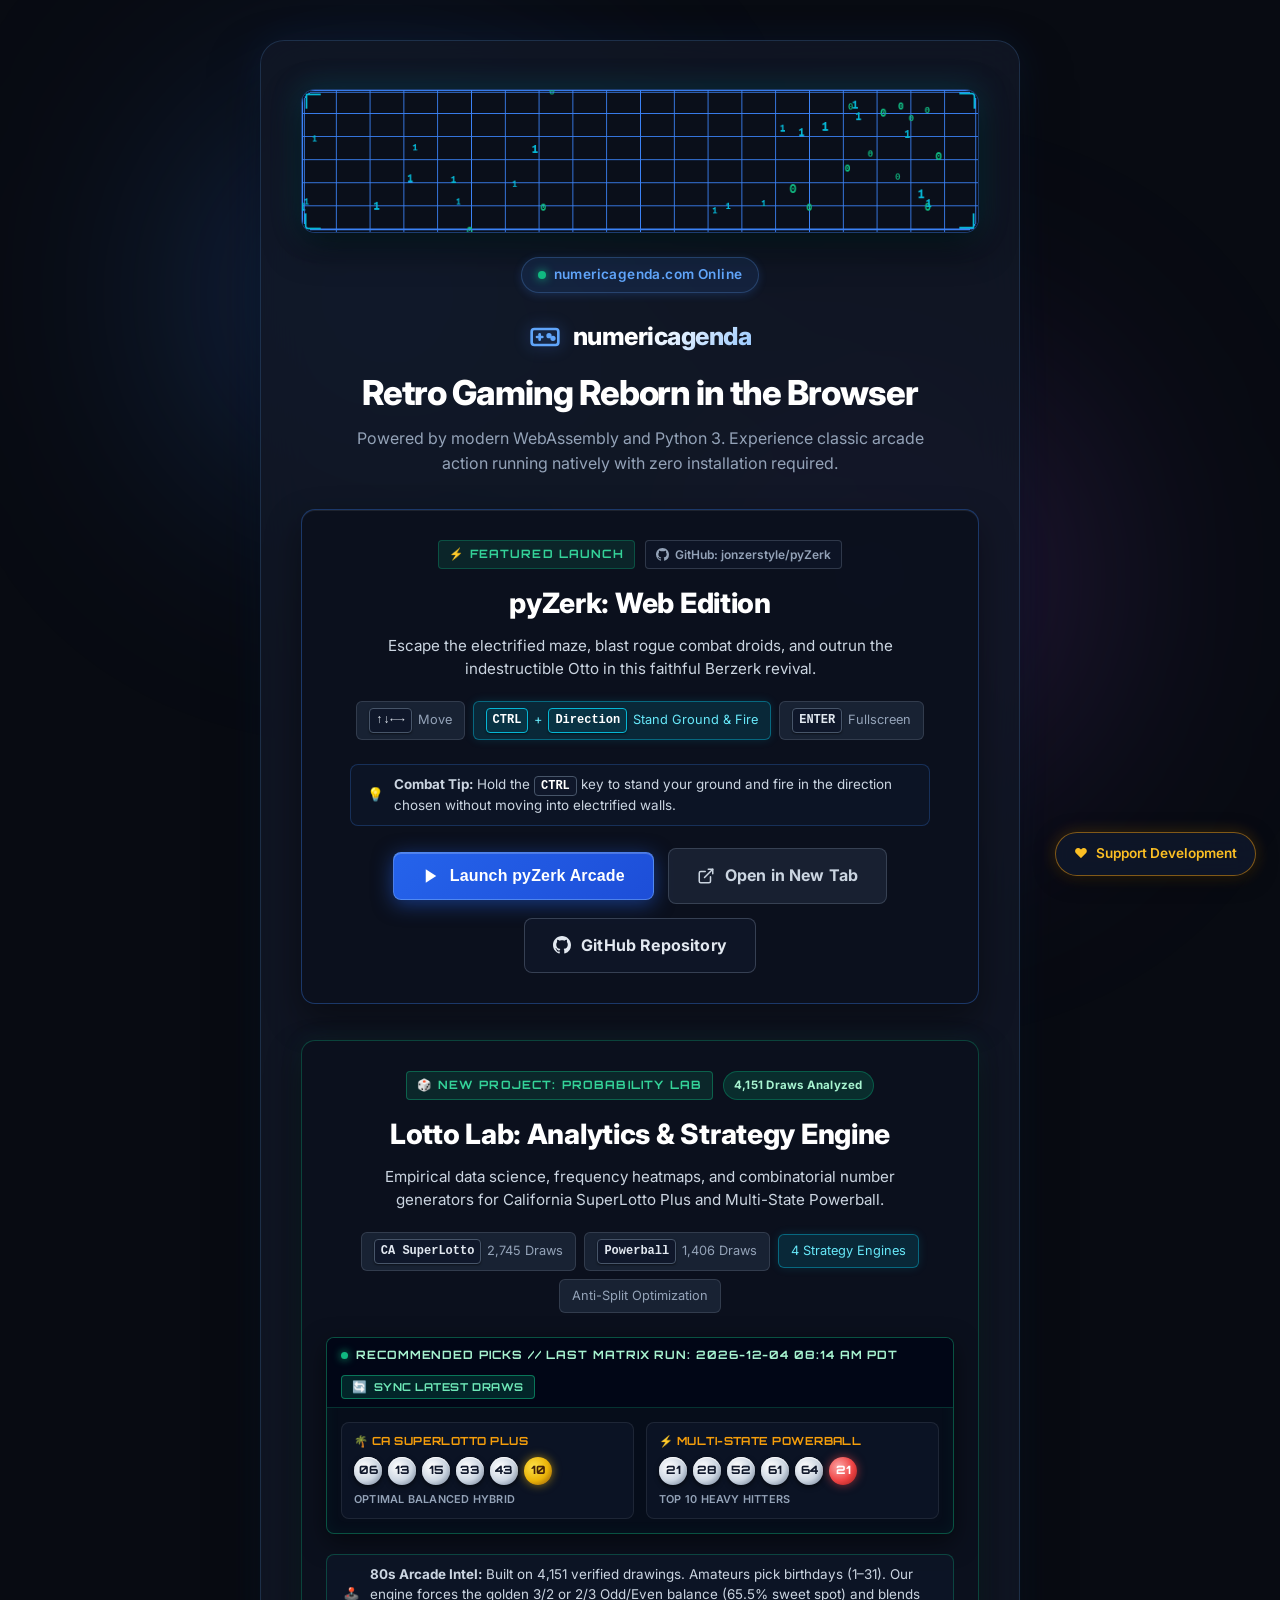
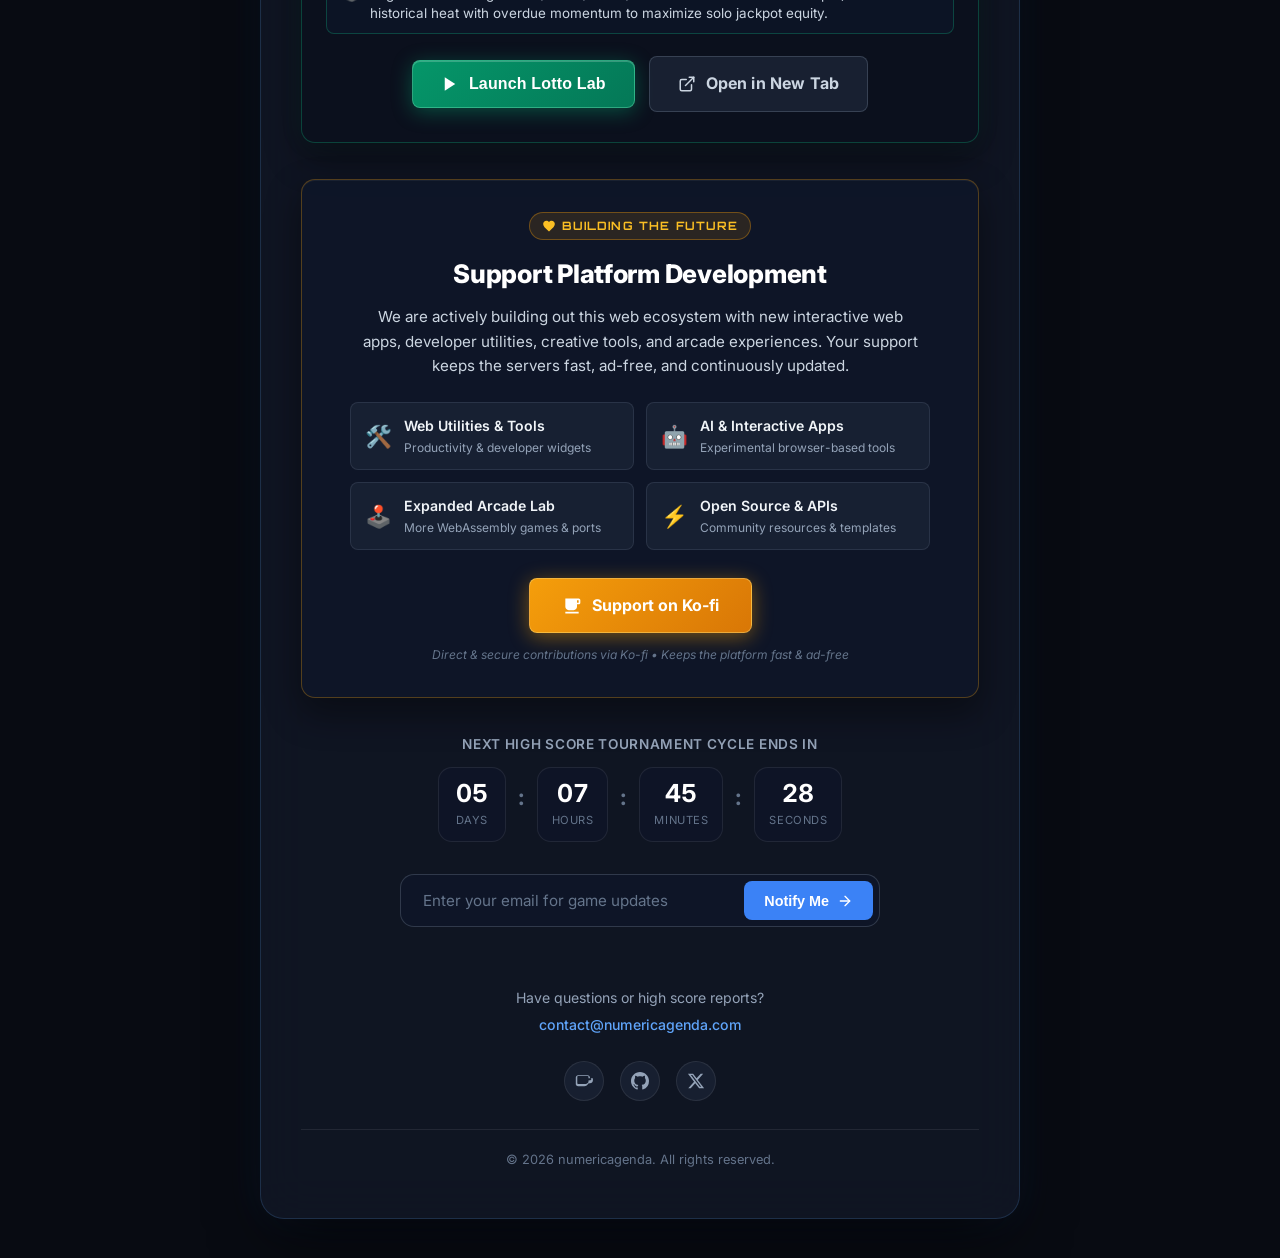
<file: index.html>
<!DOCTYPE html>
<html lang="en">
<head>
  <meta charset="UTF-8">
  <meta name="viewport" content="width=device-width, initial-scale=1.0">
  <title>numericagenda | WebAssembly Arcade & Innovation Platform</title>
  <meta name="description" content="numericagenda - Classic arcade gaming and web tools running natively in the browser via WebAssembly.">

  <!-- Google Fonts: Inter & Orbitron for Arcade flair -->
  <link rel="preconnect" href="https://fonts.googleapis.com">
  <link rel="preconnect" href="https://fonts.gstatic.com" crossorigin>
  <link href="https://fonts.googleapis.com/css2?family=Inter:wght@300;400;500;600;700;800&family=Orbitron:wght@600;800;900&display=swap" rel="stylesheet">

  <link rel="stylesheet" href="style.css?v=2.2">
  <link rel="icon" type="image/png" href="pyzerk/favicon.png">
</head>
<body>
  <!-- Ambient Glowing Background Accents -->
  <div class="bg-glow bg-glow-1"></div>
  <div class="bg-glow bg-glow-2"></div>
  <div class="bg-glow bg-glow-3"></div>

  <main class="page-container">
    <section class="card">
      <!-- Animated Web Banner: numericagenda Binary Pull-In -->
      <div class="banner-container" id="banner-container" title="Click to replay animation">
        <img src="numericagenda_banner.gif" alt="numericagenda animated binary banner" class="animated-banner-img" id="banner-gif">
      </div>

      <!-- Status Badge -->
      <div class="status-badge">
        <span class="status-dot"></span>
        <span class="status-text">numericagenda.com Online</span>
      </div>

      <!-- Brand / Logo -->
      <div class="brand">
        <svg class="brand-icon" viewBox="0 0 24 24" fill="none" stroke="currentColor" stroke-width="2" stroke-linecap="round" stroke-linejoin="round">
          <rect x="2" y="6" width="20" height="12" rx="2"></rect>
          <line x1="6" y1="12" x2="10" y2="12"></line>
          <line x1="8" y1="10" x2="8" y2="14"></line>
          <circle cx="15" cy="11" r="1"></circle>
          <circle cx="18" cy="13" r="1"></circle>
        </svg>
        <h1 class="brand-title">numericagenda</h1>
      </div>

      <!-- Main Headline & Subtitle -->
      <h2 class="headline">Retro Gaming Reborn in the Browser</h2>
      <p class="description">
        Powered by modern WebAssembly and Python 3. Experience classic arcade action running natively with zero installation required.
      </p>

      <!-- Featured Game Showcase Section -->
      <div class="game-showcase-card">
        <div class="game-header">
          <div class="game-tag-row">
            <span class="game-tag">⚡ FEATURED LAUNCH</span>
            <a href="https://github.com/jonzerstyle/pyZerk" target="_blank" rel="noopener noreferrer" class="github-repo-badge" title="View pyZerk Source on GitHub">
              <svg width="13" height="13" viewBox="0 0 24 24" fill="currentColor"><path d="M12 0C5.37 0 0 5.37 0 12c0 5.31 3.435 9.795 8.205 11.385.6.105.825-.255.825-.57 0-.285-.015-1.23-.015-2.235-3.015.555-3.795-.735-4.035-1.41-.135-.345-.72-1.41-1.23-1.695-.42-.225-1.02-.78-.015-.795.945-.015 1.62.87 1.845 1.23 1.08 1.815 2.805 1.305 3.495.99.105-.78.42-1.305.765-1.605-2.67-.3-5.46-1.335-5.46-5.925 0-1.305.465-2.385 1.23-3.225-.12-.3-.54-1.53.12-3.18 0 0 1.005-.315 3.3 1.23.96-.27 1.98-.405 3-.405s2.04.135 3 .405c2.295-1.56 3.3-1.23 3.3-1.23.66 1.65.24 2.88.12 3.18.765.84 1.23 1.905 1.23 3.225 0 4.605-2.805 5.625-5.475 5.925.435.375.81 1.095.81 2.22 0 1.605-.015 2.895-.015 3.3 0 .315.225.69.825.57A12.02 12.02 0 0024 12c0-6.63-5.37-12-12-12z"/></svg>
              <span>GitHub: jonzerstyle/pyZerk</span>
            </a>
          </div>
          <h3 class="game-title">pyZerk: Web Edition</h3>
          <p class="game-tagline">
            Escape the electrified maze, blast rogue combat droids, and outrun the indestructible Otto in this faithful Berzerk revival.
          </p>
        </div>

        <!-- Controls Quick Guide -->
        <div class="controls-badge-row">
          <span class="control-pill"><kbd>↑↓←→</kbd> Move</span>
          <span class="control-pill highlight-pill"><kbd>CTRL</kbd> + <kbd>Direction</kbd> Stand Ground & Fire</span>
          <span class="control-pill"><kbd>ENTER</kbd> Fullscreen</span>
        </div>

        <div class="tactical-tip">
          <span class="tip-icon">💡</span>
          <span><strong>Combat Tip:</strong> Hold the <kbd>CTRL</kbd> key to stand your ground and fire in the direction chosen without moving into electrified walls.</span>
        </div>

        <!-- Primary Launch & Source Buttons -->
        <div class="launch-actions">
          <button type="button" class="launch-btn primary-arcade-btn" id="launch-game-btn">
            <svg class="arcade-btn-icon" viewBox="0 0 24 24" fill="currentColor">
              <polygon points="5 3 19 12 5 21 5 3"></polygon>
            </svg>
            <span>Launch pyZerk Arcade</span>
          </button>
          
          <a href="pyzerk/index.html" class="launch-btn secondary-btn" target="_blank" rel="noopener noreferrer">
            <svg class="arcade-btn-icon" viewBox="0 0 24 24" fill="none" stroke="currentColor" stroke-width="2" stroke-linecap="round" stroke-linejoin="round">
              <path d="M18 13v6a2 2 0 0 1-2 2H5a2 2 0 0 1-2-2V8a2 2 0 0 1 2-2h6"></path>
              <polyline points="15 3 21 3 21 9"></polyline>
              <line x1="10" y1="14" x2="21" y2="3"></line>
            </svg>
            <span>Open in New Tab</span>
          </a>

          <a href="https://github.com/jonzerstyle/pyZerk" class="launch-btn tertiary-btn" target="_blank" rel="noopener noreferrer" title="View Source on GitHub">
            <svg class="arcade-btn-icon" viewBox="0 0 24 24" fill="currentColor">
              <path d="M12 0C5.37 0 0 5.37 0 12c0 5.31 3.435 9.795 8.205 11.385.6.105.825-.255.825-.57 0-.285-.015-1.23-.015-2.235-3.015.555-3.795-.735-4.035-1.41-.135-.345-.72-1.41-1.23-1.695-.42-.225-1.02-.78-.015-.795.945-.015 1.62.87 1.845 1.23 1.08 1.815 2.805 1.305 3.495.99.105-.78.42-1.305.765-1.605-2.67-.3-5.46-1.335-5.46-5.925 0-1.305.465-2.385 1.23-3.225-.12-.3-.54-1.53.12-3.18 0 0 1.005-.315 3.3 1.23.96-.27 1.98-.405 3-.405s2.04.135 3 .405c2.295-1.56 3.3-1.23 3.3-1.23.66 1.65.24 2.88.12 3.18.765.84 1.23 1.905 1.23 3.225 0 4.605-2.805 5.625-5.475 5.925.435.375.81 1.095.81 2.22 0 1.605-.015 2.895-.015 3.3 0 .315.225.69.825.57A12.02 12.02 0 0024 12c0-6.63-5.37-12-12-12z"/>
            </svg>
            <span>GitHub Repository</span>
          </a>
        </div>
      </div>

      <!-- Featured Project 2: Lotto Lab Analytics Showcase Section -->
      <div class="game-showcase-card lotto-showcase-card">
        <div class="game-header">
          <div class="game-tag-row">
            <span class="game-tag lotto-tag">🎲 NEW PROJECT: PROBABILITY LAB</span>
            <span class="lotto-stat-pill">4,151 Draws Analyzed</span>
          </div>
          <h3 class="game-title">Lotto Lab: Analytics & Strategy Engine</h3>
          <p class="game-tagline">
            Empirical data science, frequency heatmaps, and combinatorial number generators for California SuperLotto Plus and Multi-State Powerball.
          </p>
        </div>

        <!-- Features Quick Guide -->
        <div class="controls-badge-row">
          <span class="control-pill"><kbd>CA SuperLotto</kbd> 2,745 Draws</span>
          <span class="control-pill"><kbd>Powerball</kbd> 1,406 Draws</span>
          <span class="control-pill highlight-pill">4 Strategy Engines</span>
          <span class="control-pill">Anti-Split Optimization</span>
        </div>

        <!-- 80s Retro Arcade Picks & Analysis Timestamp -->
        <div class="lotto-recs-box">
          <div class="recs-header">
            <div class="recs-title-wrap">
              <span class="recs-blinker"></span>
              <span class="recs-title" id="recs-card-title">RECOMMENDED PICKS // LAST MATRIX RUN: 2026-09-25 07:55 PM PDT</span>
            </div>
            <button type="button" id="portal-sync-btn" class="portal-sync-btn" title="Check official feeds for latest lottery drawings">
              <span class="portal-sync-icon">🔄</span>
              <span class="portal-sync-text">SYNC LATEST DRAWS</span>
            </button>
          </div>
          <div id="portal-sync-toast" class="portal-sync-toast" style="display: none;"></div>
          <div class="recs-grid">
            <div class="rec-item">
              <div class="rec-game-tag">🌴 CA SUPERLOTTO PLUS</div>
              <div class="rec-ball-strip">
                <span class="portal-ball">06</span>
                <span class="portal-ball">13</span>
                <span class="portal-ball">15</span>
                <span class="portal-ball">33</span>
                <span class="portal-ball">43</span>
                <span class="portal-ball portal-mega">10</span>
              </div>
              <span class="rec-logic-tag">OPTIMAL BALANCED HYBRID</span>
            </div>
            <div class="rec-item">
              <div class="rec-game-tag">⚡ MULTI-STATE POWERBALL</div>
              <div class="rec-ball-strip">
                <span class="portal-ball">21</span>
                <span class="portal-ball">28</span>
                <span class="portal-ball">52</span>
                <span class="portal-ball">61</span>
                <span class="portal-ball">64</span>
                <span class="portal-ball portal-power">21</span>
              </div>
              <span class="rec-logic-tag">TOP 10 HEAVY HITTERS</span>
            </div>
          </div>
        </div>

        <div class="tactical-tip lotto-tactical-tip">
          <span class="tip-icon">🕹️</span>
          <span><strong>80s Arcade Intel:</strong> Built on 4,151 verified drawings. Amateurs pick birthdays (1–31). Our engine forces the golden 3/2 or 2/3 Odd/Even balance (65.5% sweet spot) and blends historical heat with overdue momentum to maximize solo jackpot equity.</span>
        </div>

        <!-- Primary Launch & Source Buttons -->
        <div class="launch-actions">
          <button type="button" class="launch-btn primary-arcade-btn lotto-launch-btn" id="launch-lotto-btn">
            <svg class="arcade-btn-icon" viewBox="0 0 24 24" fill="currentColor">
              <polygon points="5 3 19 12 5 21 5 3"></polygon>
            </svg>
            <span>Launch Lotto Lab</span>
          </button>
          
          <a href="lotto/index.html" class="launch-btn secondary-btn" id="open-lotto-tab-btn" target="_blank" rel="noopener noreferrer">
            <svg class="arcade-btn-icon" viewBox="0 0 24 24" fill="none" stroke="currentColor" stroke-width="2" stroke-linecap="round" stroke-linejoin="round">
              <path d="M18 13v6a2 2 0 0 1-2 2H5a2 2 0 0 1-2-2V8a2 2 0 0 1 2-2h6"></path>
              <polyline points="15 3 21 3 21 9"></polyline>
              <line x1="10" y1="14" x2="21" y2="3"></line>
            </svg>
            <span>Open in New Tab</span>
          </a>
        </div>
      </div>

      <!-- Support Platform Development & Future Roadmap Section -->
      <div class="support-card" id="support">
        <div class="support-badge">
          <svg width="14" height="14" viewBox="0 0 24 24" fill="currentColor"><path d="M12 21.35l-1.45-1.32C5.4 15.36 2 12.28 2 8.5 2 5.42 4.42 3 7.5 3c1.74 0 3.41.81 4.5 2.09C13.09 3.81 14.76 3 16.5 3 19.58 3 22 5.42 22 8.5c0 3.78-3.4 6.86-8.55 11.54L12 21.35z"/></svg>
          <span>BUILDING THE FUTURE</span>
        </div>
        <h3 class="support-title">Support Platform Development</h3>
        <p class="support-description">
          We are actively building out this web ecosystem with new interactive web apps, developer utilities, creative tools, and arcade experiences. Your support keeps the servers fast, ad-free, and continuously updated.
        </p>

        <!-- Development Pipeline / Upcoming Roadmap -->
        <div class="roadmap-grid">
          <div class="roadmap-item">
            <span class="roadmap-icon">🛠️</span>
            <div class="roadmap-text">
              <strong>Web Utilities & Tools</strong>
              <small>Productivity & developer widgets</small>
            </div>
          </div>
          <div class="roadmap-item">
            <span class="roadmap-icon">🤖</span>
            <div class="roadmap-text">
              <strong>AI & Interactive Apps</strong>
              <small>Experimental browser-based tools</small>
            </div>
          </div>
          <div class="roadmap-item">
            <span class="roadmap-icon">🕹️</span>
            <div class="roadmap-text">
              <strong>Expanded Arcade Lab</strong>
              <small>More WebAssembly games & ports</small>
            </div>
          </div>
          <div class="roadmap-item">
            <span class="roadmap-icon">⚡</span>
            <div class="roadmap-text">
              <strong>Open Source & APIs</strong>
              <small>Community resources & templates</small>
            </div>
          </div>
        </div>

        <!-- Support Tier Actions -->
        <div class="support-actions">
          <a href="https://ko-fi.com/jonzerstyle" target="_blank" rel="noopener noreferrer" class="support-btn primary-support-btn" id="coffee-link">
            <svg class="coffee-icon" viewBox="0 0 24 24" fill="currentColor">
              <path d="M20 3H4v10c0 2.21 1.79 4 4 4h6c2.21 0 4-1.79 4-4v-3h2c1.1 0 2-.9 2-2V5c0-1.1-.9-2-2-2zm0 5h-2V5h2v3zM4 19h16v2H4z"/>
            </svg>
            <span>Support on Ko-fi</span>
          </a>
        </div>
        <div class="support-note">
          <span>Direct & secure contributions via Ko-fi • Keeps the platform fast & ad-free</span>
        </div>
      </div>

      <!-- Tournament / Event Countdown Timer -->
      <div class="countdown-section">
        <div class="countdown-title">Next High Score Tournament Cycle Ends In</div>
        <div class="countdown-wrapper" id="countdown-wrapper">
          <div class="time-box">
            <span class="time-num" id="days">00</span>
            <span class="time-label">Days</span>
          </div>
          <div class="time-separator">:</div>
          <div class="time-box">
            <span class="time-num" id="hours">00</span>
            <span class="time-label">Hours</span>
          </div>
          <div class="time-separator">:</div>
          <div class="time-box">
            <span class="time-num" id="minutes">00</span>
            <span class="time-label">Minutes</span>
          </div>
          <div class="time-separator">:</div>
          <div class="time-box">
            <span class="time-num" id="seconds">00</span>
            <span class="time-label">Seconds</span>
          </div>
        </div>
      </div>

      <!-- Notify / Newsletter Form -->
      <form class="subscribe-form" id="notify-form">
        <div class="input-group">
          <input 
            type="email" 
            id="email-input" 
            placeholder="Enter your email for game updates" 
            required 
            autocomplete="email"
          >
          <button type="submit" class="submit-btn" id="submit-btn">
            <span>Notify Me</span>
            <svg class="btn-arrow" viewBox="0 0 24 24" fill="none" stroke="currentColor" stroke-width="2" stroke-linecap="round" stroke-linejoin="round">
              <line x1="5" y1="12" x2="19" y2="12"></line>
              <polyline points="12 5 19 12 12 19"></polyline>
            </svg>
          </button>
        </div>
        <p class="form-message" id="form-message"></p>
      </form>

      <!-- Direct Contact info -->
      <div class="contact-info">
        <span>Have questions or high score reports?</span>
        <a href="mailto:contact@numericagenda.com" class="contact-link">contact@numericagenda.com</a>
      </div>

      <!-- Social & Supporter Links -->
      <div class="social-links">
        <a href="https://ko-fi.com/jonzerstyle" target="_blank" rel="noopener noreferrer" aria-label="Support on Ko-fi" class="social-btn ko-fi-social" title="Support on Ko-fi">
          <svg viewBox="0 0 24 24" fill="currentColor">
            <path d="M23.881 8.948c-.02-.275-.246-.49-.525-.49h-3.415v-1.1c0-1.654-1.346-3-3-3H4.059c-1.654 0-3 1.346-3 3v8.5c0 1.654 1.346 3 3 3h8.315c2.395 0 4.492-1.42 5.438-3.486l2.106-.211c2.197-.22 3.963-2.029 3.963-4.237v-1.976c0-.332-.236-.628-.567-.674l-.433-.066zm-5.94 4.39c-.58 1.488-2.022 2.51-3.69 2.51H4.059c-.551 0-1-.449-1-1v-8.5c0-.551.449-1 1-1h12.882c.551 0 1 .449 1 1v7zm4-4.414c0 1.139-.909 2.073-2.046 2.187l-1.954.195V8.458h2.083c.96 0 1.76.71 1.917 1.65l.006.016z"/>
          </svg>
        </a>
        <a href="https://github.com/jonzerstyle/pyZerk" target="_blank" rel="noopener noreferrer" aria-label="GitHub Repository" class="social-btn" title="GitHub Repository">
          <svg viewBox="0 0 24 24" fill="currentColor">
            <path d="M12 0C5.37 0 0 5.37 0 12c0 5.31 3.435 9.795 8.205 11.385.6.105.825-.255.825-.57 0-.285-.015-1.23-.015-2.235-3.015.555-3.795-.735-4.035-1.41-.135-.345-.72-1.41-1.23-1.695-.42-.225-1.02-.78-.015-.795.945-.015 1.62.87 1.845 1.23 1.08 1.815 2.805 1.305 3.495.99.105-.78.42-1.305.765-1.605-2.67-.3-5.46-1.335-5.46-5.925 0-1.305.465-2.385 1.23-3.225-.12-.3-.54-1.53.12-3.18 0 0 1.005-.315 3.3 1.23.96-.27 1.98-.405 3-.405s2.04.135 3 .405c2.295-1.56 3.3-1.23 3.3-1.23.66 1.65.24 2.88.12 3.18.765.84 1.23 1.905 1.23 3.225 0 4.605-2.805 5.625-5.475 5.925.435.375.81 1.095.81 2.22 0 1.605-.015 2.895-.015 3.3 0 .315.225.69.825.57A12.02 12.02 0 0024 12c0-6.63-5.37-12-12-12z"/>
          </svg>
        </a>
        <a href="#" aria-label="Twitter / X" class="social-btn">
          <svg viewBox="0 0 24 24" fill="currentColor">
            <path d="M18.244 2.25h3.308l-7.227 8.26 8.502 11.24H16.17l-5.214-6.817L4.99 21.75H1.68l7.73-8.835L1.254 2.25H8.08l4.713 6.231zm-1.161 17.52h1.833L7.084 4.126H5.117z"/>
          </svg>
        </a>
      </div>

      <!-- Footer -->
      <footer class="footer">
        <p>&copy; <span id="current-year"></span> numericagenda. All rights reserved.</p>
      </footer>
    </section>
  </main>

  <!-- Interactive Arcade Modal Overlay -->
  <div class="arcade-modal" id="arcade-modal" aria-hidden="true">
    <div class="arcade-modal-backdrop" id="modal-backdrop"></div>
    <div class="arcade-modal-content">
      <div class="arcade-modal-header">
        <div class="arcade-modal-title">
          <span class="game-status-dot"></span>
          <span>pyZerk Arcade</span>
          <span class="modal-controls-hint">| Hold <kbd>CTRL</kbd> + Arrows to Stand Ground & Fire</span>
        </div>
        <div class="arcade-modal-controls">
          <a href="pyzerk/index.html" target="_blank" rel="noopener noreferrer" class="modal-action-btn" title="Open in dedicated tab">
            <svg width="16" height="16" viewBox="0 0 24 24" fill="none" stroke="currentColor" stroke-width="2" stroke-linecap="round" stroke-linejoin="round">
              <path d="M18 13v6a2 2 0 0 1-2 2H5a2 2 0 0 1-2-2V8a2 2 0 0 1 2-2h6"></path>
              <polyline points="15 3 21 3 21 9"></polyline>
              <line x1="10" y1="14" x2="21" y2="3"></line>
            </svg>
            <span>Full Window</span>
          </a>
          <button type="button" class="modal-close-btn" id="close-modal-btn" aria-label="Close Arcade">
            <svg width="20" height="20" viewBox="0 0 24 24" fill="none" stroke="currentColor" stroke-width="2" stroke-linecap="round" stroke-linejoin="round">
              <line x1="18" y1="6" x2="6" y2="18"></line>
              <line x1="6" y1="6" x2="18" y2="18"></line>
            </svg>
          </button>
        </div>
      </div>
      <div class="arcade-iframe-container">
        <!-- The iframe is dynamically loaded upon click to prevent CPU usage when modal is closed -->
        <iframe 
          id="game-iframe"
          title="pyZerk Web Game"
          allow="autoplay; fullscreen; keyboard"
          sandbox="allow-same-origin allow-scripts allow-pointer-lock"
        ></iframe>
      </div>
    </div>
  </div>

  <!-- Interactive Lotto Lab Modal Overlay -->
  <div class="arcade-modal" id="lotto-modal" aria-hidden="true">
    <div class="arcade-modal-backdrop" id="lotto-modal-backdrop"></div>
    <div class="arcade-modal-content">
      <div class="arcade-modal-header">
        <div class="arcade-modal-title">
          <span class="game-status-dot" style="background:#10b981; box-shadow:0 0 8px #10b981;"></span>
          <span style="color:#a7f3d0;">Lotto Lab Analytics &amp; Strategy</span>
          <span class="modal-controls-hint">| CA SuperLotto &amp; Powerball Matrix</span>
        </div>
        <div class="arcade-modal-controls">
          <a href="lotto/index.html" target="_blank" rel="noopener noreferrer" class="modal-action-btn" title="Open in dedicated tab">
            <svg width="16" height="16" viewBox="0 0 24 24" fill="none" stroke="currentColor" stroke-width="2" stroke-linecap="round" stroke-linejoin="round">
              <path d="M18 13v6a2 2 0 0 1-2 2H5a2 2 0 0 1-2-2V8a2 2 0 0 1 2-2h6"></path>
              <polyline points="15 3 21 3 21 9"></polyline>
              <line x1="10" y1="14" x2="21" y2="3"></line>
            </svg>
            <span>Full Window</span>
          </a>
          <button type="button" class="modal-close-btn" id="close-lotto-modal-btn" aria-label="Close Lotto Lab">
            <svg width="20" height="20" viewBox="0 0 24 24" fill="none" stroke="currentColor" stroke-width="2" stroke-linecap="round" stroke-linejoin="round">
              <line x1="18" y1="6" x2="6" y2="18"></line>
              <line x1="6" y1="6" x2="18" y2="18"></line>
            </svg>
          </button>
        </div>
      </div>
      <div class="arcade-iframe-container">
        <!-- Dynamically loaded on click to prevent background resource consumption -->
        <iframe 
          id="lotto-iframe"
          title="Lotto Lab Analytics & Strategy"
          allow="fullscreen"
          sandbox="allow-same-origin allow-scripts allow-forms allow-popups allow-popups-to-escape-sandbox"
        ></iframe>
      </div>
    </div>
  </div>

  <!-- Floating Quick Support Badge -->
  <a href="#support" class="floating-support-btn" id="floating-support-btn" title="Support New Platform Development">
    <span class="support-heart">❤️</span>
    <span class="floating-support-text">Support Development</span>
  </a>

  <script src="lotto/lotto_data.js?v=2.2"></script>
  <script src="script.js?v=2.2"></script>
</body>
</html>
</file>
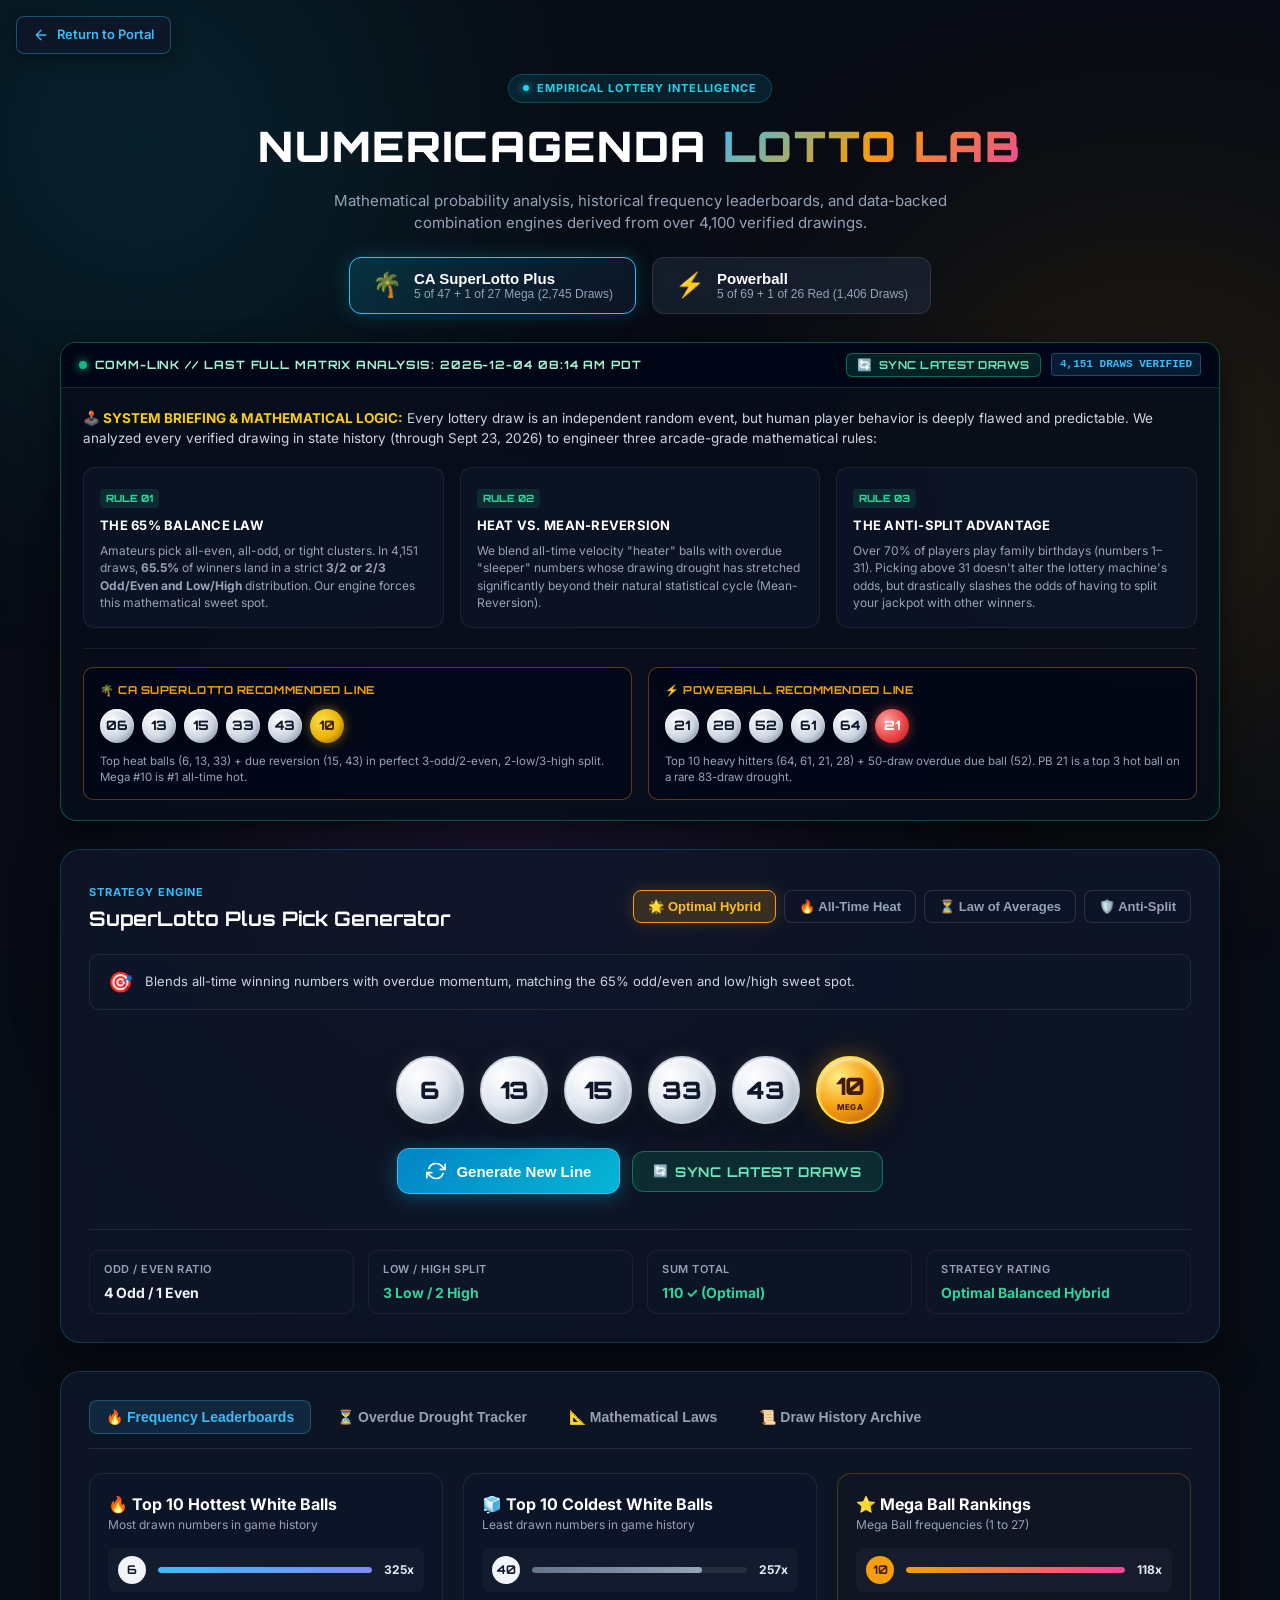
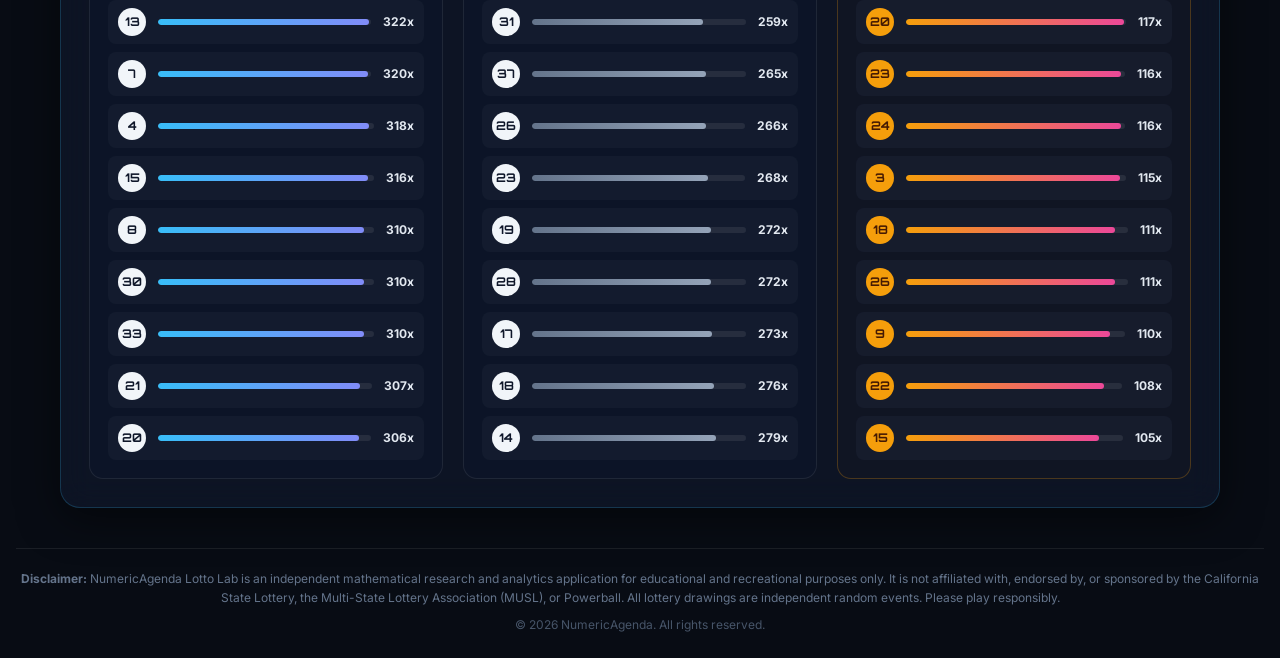
<file: lotto/index.html>
<!DOCTYPE html>
<html lang="en">
<head>
  <meta charset="UTF-8">
  <meta name="viewport" content="width=device-width, initial-scale=1.0">
  <title>Lotto Lab & Analytics Engine | NumericAgenda</title>
  <link rel="icon" type="image/png" href="../pyzerk/favicon.png">
  <link rel="preconnect" href="https://fonts.googleapis.com">
  <link rel="preconnect" href="https://fonts.gstatic.com" crossorigin>
  <link href="https://fonts.googleapis.com/css2?family=Inter:wght@300;400;500;600;700;800&family=Orbitron:wght@600;700;800;900&display=swap" rel="stylesheet">
  <link rel="stylesheet" href="style.css?v=2.2">
</head>
<body>
  <!-- Ambient background glow elements -->
  <div class="ambient-glow glow-cyan"></div>
  <div class="ambient-glow glow-gold"></div>
  <div class="ambient-glow glow-purple"></div>

  <!-- Top Portal Navigation Link -->
  <a href="../index.html" class="nav-back-btn">
    <svg width="16" height="16" viewBox="0 0 24 24" fill="none" stroke="currentColor" stroke-width="2" stroke-linecap="round" stroke-linejoin="round"><path d="M19 12H5M12 19l-7-7 7-7"/></svg>
    Return to Portal
  </a>

  <main class="lotto-app-container">
    <!-- Header Section -->
    <header class="app-header">
      <div class="header-badge">
        <span class="badge-dot"></span>
        <span>EMPIRICAL LOTTERY INTELLIGENCE</span>
      </div>
      <h1 class="app-title">NUMERICAGENDA <span class="highlight-title">LOTTO LAB</span></h1>
      <p class="app-subtitle">
        Mathematical probability analysis, historical frequency leaderboards, and data-backed combination engines derived from over 4,100 verified drawings.
      </p>

      <!-- Game Selection Tabs -->
      <div class="game-selector-container">
        <button type="button" class="game-tab-btn active" id="btn-tab-superlotto" data-game="superlotto">
          <span class="tab-icon">🌴</span>
          <div class="tab-text">
            <strong>CA SuperLotto Plus</strong>
            <small id="superlotto-tab-sub">5 of 47 + 1 of 27 Mega (2,745 Draws)</small>
          </div>
        </button>

        <button type="button" class="game-tab-btn" id="btn-tab-powerball" data-game="powerball">
          <span class="tab-icon">⚡</span>
          <div class="tab-text">
            <strong>Powerball</strong>
            <small id="powerball-tab-sub">5 of 69 + 1 of 26 Red (1,406 Draws)</small>
          </div>
        </button>
      </div>
    </header>

    <!-- Retro 80s Arcade Intel Terminal -->
    <section class="arcade-intel-box">
      <div class="intel-header">
        <div class="intel-title-wrap">
          <span class="crt-dot"></span>
          <span class="intel-title" id="matrix-timestamp">COMM-LINK // LAST FULL MATRIX ANALYSIS: 2026-09-25 07:55 PM PDT</span>
        </div>
        <div class="intel-actions">
          <button type="button" id="refresh-analysis-btn" class="refresh-analysis-btn" title="Check official feeds for newly published draws">
            <span class="btn-refresh-icon">🔄</span>
            <span class="btn-refresh-text">SYNC LATEST DRAWS</span>
          </button>
          <span class="intel-tag" id="verified-draws-tag">4,151 DRAWS VERIFIED</span>
        </div>
      </div>
      <div id="refresh-status-toast" class="refresh-status-toast" style="display: none;"></div>
      <div class="intel-body">
        <p class="intel-mission">
          <strong>🕹️ SYSTEM BRIEFING &amp; MATHEMATICAL LOGIC:</strong>
          Every lottery draw is an independent random event, but human player behavior is deeply flawed and predictable. We analyzed every verified drawing in state history (through Sept 23, 2026) to engineer three arcade-grade mathematical rules:
        </p>
        <div class="intel-grid">
          <div class="intel-card">
            <div class="intel-badge">RULE 01</div>
            <h4>THE 65% BALANCE LAW</h4>
            <p>Amateurs pick all-even, all-odd, or tight clusters. In 4,151 draws, <strong>65.5%</strong> of winners land in a strict <strong>3/2 or 2/3 Odd/Even and Low/High</strong> distribution. Our engine forces this mathematical sweet spot.</p>
          </div>
          <div class="intel-card">
            <div class="intel-badge">RULE 02</div>
            <h4>HEAT VS. MEAN-REVERSION</h4>
            <p>We blend all-time velocity "heater" balls with overdue "sleeper" numbers whose drawing drought has stretched significantly beyond their natural statistical cycle (Mean-Reversion).</p>
          </div>
          <div class="intel-card">
            <div class="intel-badge">RULE 03</div>
            <h4>THE ANTI-SPLIT ADVANTAGE</h4>
            <p>Over 70% of players play family birthdays (numbers 1–31). Picking above 31 doesn't alter the lottery machine's odds, but drastically slashes the odds of having to split your jackpot with other winners.</p>
          </div>
        </div>

        <!-- Featured Static Recommendations Pill Row -->
        <div class="featured-recs-row">
          <div class="rec-card-retro">
            <div class="rec-game-title">🌴 CA SUPERLOTTO RECOMMENDED LINE</div>
            <div class="rec-balls-row">
              <span class="ball-retro">06</span>
              <span class="ball-retro">13</span>
              <span class="ball-retro">15</span>
              <span class="ball-retro">33</span>
              <span class="ball-retro">43</span>
              <span class="ball-retro mega-retro">10</span>
            </div>
            <div class="rec-rationale">Top heat balls (6, 13, 33) + due reversion (15, 43) in perfect 3-odd/2-even, 2-low/3-high split. Mega #10 is #1 all-time hot.</div>
          </div>

          <div class="rec-card-retro">
            <div class="rec-game-title">⚡ POWERBALL RECOMMENDED LINE</div>
            <div class="rec-balls-row">
              <span class="ball-retro">21</span>
              <span class="ball-retro">28</span>
              <span class="ball-retro">52</span>
              <span class="ball-retro">61</span>
              <span class="ball-retro">64</span>
              <span class="ball-retro power-retro">21</span>
            </div>
            <div class="rec-rationale">Top 10 heavy hitters (64, 61, 21, 28) + 50-draw overdue due ball (52). PB 21 is a top 3 hot ball on a rare 83-draw drought.</div>
          </div>
        </div>
      </div>
    </section>

    <!-- Generator & Recommended Picks Section -->
    <section class="generator-card">
      <div class="card-header-row">
        <div class="section-title-wrap">
          <span class="section-tag">STRATEGY ENGINE</span>
          <h2 class="section-heading" id="generator-heading">SuperLotto Plus Pick Generator</h2>
        </div>

        <!-- Strategy Pill Selector -->
        <div class="strategy-selector" id="strategy-selector">
          <button type="button" class="strategy-btn active" data-strategy="hybrid" title="The Golden Balance: Mix of top hot balls and overdue momentum in ideal 3/2 split">
            🌟 Optimal Hybrid
          </button>
          <button type="button" class="strategy-btn" data-strategy="heat" title="Maximum historical hit frequency">
            🔥 All-Time Heat
          </button>
          <button type="button" class="strategy-btn" data-strategy="overdue" title="Statistical mean-reversion on dormant numbers">
            ⏳ Law of Averages
          </button>
          <button type="button" class="strategy-btn" data-strategy="antisplit" title="Avoids birthday 1-31 bias to maximize unshared jackpot equity">
            🛡️ Anti-Split
          </button>
        </div>
      </div>

      <!-- Strategy Explanation Banner -->
      <div class="strategy-banner" id="strategy-banner">
        <span class="strategy-banner-icon">🎯</span>
        <span id="strategy-desc">The Optimal Balanced Hybrid blends all-time winning numbers with overdue momentum, matching the 65% odd/even and low/high sweet spot.</span>
      </div>

      <!-- Animated Number Balls Display -->
      <div class="balls-display-container">
        <div class="balls-row" id="balls-row">
          <!-- Rendered dynamically -->
        </div>

        <div class="generator-btn-group">
          <button type="button" class="generate-btn" id="generate-btn">
            <svg width="20" height="20" viewBox="0 0 24 24" fill="none" stroke="currentColor" stroke-width="2" stroke-linecap="round" stroke-linejoin="round">
              <polyline points="23 4 23 10 17 10"></polyline>
              <polyline points="1 20 1 14 7 14"></polyline>
              <path d="M3.51 9a9 9 0 0 1 14.85-3.36L23 10M1 14l4.64 4.36A9 9 0 0 0 20.49 15"></path>
            </svg>
            <span>Generate New Line</span>
          </button>
          <button type="button" class="generate-sync-btn refresh-analysis-btn" id="refresh-analysis-btn-generator" title="Check official feeds for latest lottery drawings">
            <span class="btn-refresh-icon">🔄</span>
            <span class="btn-refresh-text">SYNC LATEST DRAWS</span>
          </button>
        </div>
      </div>

      <!-- Metrics Breakdown for Current Line -->
      <div class="line-metrics-grid" id="line-metrics-grid">
        <!-- Rendered dynamically -->
      </div>
    </section>

    <!-- Deep Analytics Dashboard Section -->
    <section class="analytics-card">
      <div class="analytics-nav">
        <button type="button" class="analytics-tab-btn active" data-section="leaderboard">🔥 Frequency Leaderboards</button>
        <button type="button" class="analytics-tab-btn" data-section="overdue">⏳ Overdue Drought Tracker</button>
        <button type="button" class="analytics-tab-btn" data-section="combinatorics">📐 Mathematical Laws</button>
        <button type="button" class="analytics-tab-btn" data-section="history">📜 Draw History Archive</button>
      </div>

      <!-- Tab Content 1: Frequency Leaderboards -->
      <div class="analytics-panel active" id="panel-leaderboard">
        <div class="leaderboard-grid">
          <div class="leaderboard-box">
            <h3 class="box-title">🔥 Top 10 Hottest White Balls</h3>
            <p class="box-subtitle">Most drawn numbers in game history</p>
            <div class="stat-list" id="hot-balls-list"></div>
          </div>

          <div class="leaderboard-box">
            <h3 class="box-title">🧊 Top 10 Coldest White Balls</h3>
            <p class="box-subtitle">Least drawn numbers in game history</p>
            <div class="stat-list" id="cold-balls-list"></div>
          </div>

          <div class="leaderboard-box special-box">
            <h3 class="box-title" id="special-ball-title">⭐ Special Ball Rankings</h3>
            <p class="box-subtitle" id="special-ball-subtitle">Mega Ball frequencies & ranks</p>
            <div class="stat-list" id="special-balls-list"></div>
          </div>
        </div>
      </div>

      <!-- Tab Content 2: Overdue Tracker -->
      <div class="analytics-panel" id="panel-overdue">
        <div class="overdue-container">
          <div class="overdue-banner">
            <strong>Statistical Mean-Reversion:</strong> Every number has an equal theoretical probability on every draw. When a number experiences an extended drought (20–50+ drawings), its gap significantly exceeds the average cycle, making it mathematically primed for return.
          </div>
          <div class="overdue-grid">
            <div class="leaderboard-box">
              <h3 class="box-title">⏳ Top 10 Most Overdue White Balls</h3>
              <div class="stat-list" id="overdue-balls-list"></div>
            </div>
            <div class="leaderboard-box special-box">
              <h3 class="box-title" id="overdue-special-title">⏳ Top 5 Most Overdue Special Balls</h3>
              <div class="stat-list" id="overdue-specials-list"></div>
            </div>
          </div>
        </div>
      </div>

      <!-- Tab Content 3: Combinatorial Laws -->
      <div class="analytics-panel" id="panel-combinatorics">
        <div class="rules-grid" id="rules-grid">
          <!-- Rendered dynamically -->
        </div>
      </div>

      <!-- Tab Content 4: History Archive -->
      <div class="analytics-panel" id="panel-history">
        <div class="table-controls">
          <input type="text" id="draw-search" class="draw-search-input" placeholder="Search draw history by date or number...">
          <span class="history-count-badge" id="history-count-badge">Showing last 50 draws</span>
        </div>
        <div class="history-table-wrap">
          <table class="history-table">
            <thead>
              <tr>
                <th>Date</th>
                <th>Winning Numbers</th>
                <th id="th-special">Mega</th>
                <th>Jackpot / Prize</th>
              </tr>
            </thead>
            <tbody id="history-tbody">
              <!-- Rendered dynamically -->
            </tbody>
          </table>
        </div>
      </div>
    </section>
  </main>

  <footer class="app-footer">
    <div class="footer-content">
      <p>
        <strong>Disclaimer:</strong> NumericAgenda Lotto Lab is an independent mathematical research and analytics application for educational and recreational purposes only. It is not affiliated with, endorsed by, or sponsored by the California State Lottery, the Multi-State Lottery Association (MUSL), or Powerball. All lottery drawings are independent random events. Please play responsibly.
      </p>
      <p class="copyright">
        © 2026 NumericAgenda. All rights reserved.
      </p>
    </div>
  </footer>

  <script src="lotto_data.js?v=2.2"></script>
  <script src="app.js?v=2.2"></script>
</body>
</html>
</file>
<file: style.css>
/* ==========================================================================
   CSS Variables & Theming - Gemini Integrated Website
   ========================================================================== */
:root {
  --bg-color: #080b12;
  --card-bg: rgba(18, 24, 38, 0.82);
  --card-border: rgba(96, 165, 250, 0.18);
  --showcase-bg: rgba(12, 17, 29, 0.9);
  --showcase-border: rgba(59, 130, 246, 0.35);
  
  --text-main: #f8fafc;
  --text-muted: #94a3b8;
  --text-dim: #64748b;
  
  --primary: #3b82f6;        /* Primary accent blue */
  --primary-hover: #2563eb;
  --primary-glow: rgba(59, 130, 246, 0.45);
  --secondary-glow: rgba(168, 85, 247, 0.35);
  
  --neon-green: #10b981;
  --neon-green-glow: rgba(16, 185, 129, 0.4);
  --neon-cyan: #06b6d4;
  
  --badge-bg: rgba(59, 130, 246, 0.12);
  --badge-text: #60a5fa;
  --input-bg: rgba(15, 23, 42, 0.7);
  --input-border: rgba(148, 163, 184, 0.25);
  
  --radius-sm: 8px;
  --radius-md: 14px;
  --radius-lg: 24px;
  --radius-xl: 32px;
  
  --font-family: 'Inter', -apple-system, BlinkMacSystemFont, 'Segoe UI', Roboto, sans-serif;
  --font-arcade: 'Orbitron', 'Inter', monospace;
}

/* ==========================================================================
   Reset & Base Styles
   ========================================================================== */
* {
  margin: 0;
  padding: 0;
  box-sizing: border-box;
}

body {
  font-family: var(--font-family);
  background-color: var(--bg-color);
  color: var(--text-main);
  min-height: 100vh;
  display: flex;
  align-items: center;
  justify-content: center;
  overflow-x: hidden;
  position: relative;
  line-height: 1.6;
  padding: 40px 16px;
}

/* ==========================================================================
   Background Glowing Orbs
   ========================================================================== */
.bg-glow {
  position: fixed;
  border-radius: 50%;
  filter: blur(130px);
  z-index: 0;
  pointer-events: none;
  animation: pulse 8s ease-in-out infinite alternate;
}

.bg-glow-1 {
  top: 5%;
  left: 10%;
  width: 500px;
  height: 500px;
  background: radial-gradient(circle, var(--primary-glow) 0%, rgba(0, 0, 0, 0) 70%);
}

.bg-glow-2 {
  bottom: 5%;
  right: 10%;
  width: 550px;
  height: 550px;
  background: radial-gradient(circle, var(--secondary-glow) 0%, rgba(0, 0, 0, 0) 70%);
  animation-delay: -4s;
}

.bg-glow-3 {
  top: 45%;
  left: 50%;
  transform: translate(-50%, -50%);
  width: 400px;
  height: 400px;
  background: radial-gradient(circle, rgba(16, 185, 129, 0.15) 0%, rgba(0, 0, 0, 0) 70%);
}

@keyframes pulse {
  0% { transform: scale(1) translateY(0); opacity: 0.75; }
  100% { transform: scale(1.15) translateY(-25px); opacity: 1; }
}

/* ==========================================================================
   Layout Container & Main Card
   ========================================================================== */
.page-container {
  position: relative;
  z-index: 1;
  width: 100%;
  max-width: 760px;
}

.card {
  background: var(--card-bg);
  border: 1px solid var(--card-border);
  backdrop-filter: blur(24px);
  -webkit-backdrop-filter: blur(24px);
  border-radius: var(--radius-lg);
  padding: 48px 40px;
  text-align: center;
  box-shadow: 0 25px 60px -12px rgba(0, 0, 0, 0.7), 0 0 40px rgba(59, 130, 246, 0.1);
}

/* ==========================================================================
   Animated numericagenda Banner
   ========================================================================== */
.banner-container {
  width: 100%;
  margin-bottom: 24px;
  border-radius: var(--radius-md);
  overflow: hidden;
  border: 1px solid rgba(59, 130, 246, 0.4);
  box-shadow: 0 12px 35px rgba(0, 0, 0, 0.7), 0 0 30px rgba(6, 182, 212, 0.25);
  background: #0a0f1a;
  display: flex;
  justify-content: center;
  align-items: center;
  cursor: pointer;
  transition: transform 0.25s ease, box-shadow 0.25s ease, border-color 0.25s ease;
}

.banner-container:hover {
  transform: translateY(-2px);
  border-color: rgba(6, 182, 212, 0.7);
  box-shadow: 0 16px 45px rgba(0, 0, 0, 0.8), 0 0 40px rgba(6, 182, 212, 0.4);
}

.animated-banner-img {
  width: 100%;
  height: auto;
  display: block;
  object-fit: cover;
  image-rendering: auto;
}

/* ==========================================================================
   Top Status Badge
   ========================================================================== */
.status-badge {
  display: inline-flex;
  align-items: center;
  gap: 8px;
  background: var(--badge-bg);
  color: var(--badge-text);
  padding: 6px 16px;
  border-radius: 9999px;
  font-size: 0.85rem;
  font-weight: 600;
  letter-spacing: 0.03em;
  margin-bottom: 24px;
  border: 1px solid rgba(96, 165, 250, 0.25);
  box-shadow: 0 2px 8px rgba(59, 130, 246, 0.2);
}

.status-dot {
  width: 8px;
  height: 8px;
  border-radius: 50%;
  background-color: var(--neon-green);
  box-shadow: 0 0 10px var(--neon-green);
  animation: blink 2s infinite ease-in-out;
}

@keyframes blink {
  0%, 100% { opacity: 1; transform: scale(1); }
  50% { opacity: 0.4; transform: scale(0.85); }
}

/* ==========================================================================
   Brand & Logo
   ========================================================================== */
.brand {
  display: flex;
  align-items: center;
  justify-content: center;
  gap: 12px;
  margin-bottom: 14px;
}

.brand-icon {
  width: 32px;
  height: 32px;
  color: var(--badge-text);
  filter: drop-shadow(0 0 8px var(--primary-glow));
}

.brand-title {
  font-size: 1.55rem;
  font-weight: 800;
  letter-spacing: -0.02em;
  color: var(--text-main);
  background: linear-gradient(135deg, #ffffff 40%, #93c5fd 100%);
  -webkit-background-clip: text;
  -webkit-text-fill-color: transparent;
}

/* ==========================================================================
   Typography
   ========================================================================== */
.headline {
  font-size: 2.15rem;
  font-weight: 800;
  line-height: 1.25;
  letter-spacing: -0.03em;
  margin-bottom: 12px;
  color: #ffffff;
}

.description {
  color: var(--text-muted);
  font-size: 1rem;
  line-height: 1.6;
  max-width: 580px;
  margin: 0 auto 32px;
}

/* ==========================================================================
   Featured Game Showcase Card
   ========================================================================== */
.game-showcase-card {
  background: var(--showcase-bg);
  border: 1px solid var(--showcase-border);
  border-radius: var(--radius-md);
  padding: 30px 24px;
  margin-bottom: 36px;
  position: relative;
  overflow: hidden;
  box-shadow: 0 15px 35px rgba(0, 0, 0, 0.4), inset 0 1px 0 rgba(255, 255, 255, 0.08);
  transition: transform 0.25s ease, border-color 0.25s ease, box-shadow 0.25s ease;
}

.game-showcase-card:hover {
  border-color: rgba(96, 165, 250, 0.6);
  box-shadow: 0 20px 45px rgba(0, 0, 0, 0.5), 0 0 30px rgba(59, 130, 246, 0.2);
}

.game-header {
  margin-bottom: 18px;
}

.game-tag-row {
  display: flex;
  align-items: center;
  justify-content: center;
  gap: 10px;
  flex-wrap: wrap;
  margin-bottom: 12px;
}

.game-tag {
  display: inline-block;
  font-family: var(--font-arcade);
  font-size: 0.72rem;
  font-weight: 700;
  letter-spacing: 0.1em;
  color: #34d399;
  background: rgba(16, 185, 129, 0.12);
  border: 1px solid rgba(16, 185, 129, 0.3);
  padding: 4px 10px;
  border-radius: 4px;
}

.github-repo-badge {
  display: inline-flex;
  align-items: center;
  gap: 6px;
  font-family: var(--font-family);
  font-size: 0.75rem;
  font-weight: 600;
  color: #94a3b8;
  background: rgba(15, 23, 42, 0.7);
  border: 1px solid rgba(148, 163, 184, 0.25);
  padding: 4px 10px;
  border-radius: 4px;
  text-decoration: none;
  transition: all 0.2s ease;
}

.github-repo-badge:hover {
  color: #ffffff;
  border-color: rgba(96, 165, 250, 0.5);
  background: rgba(30, 41, 59, 0.85);
  transform: translateY(-1px);
}

.game-title {
  font-size: 1.75rem;
  font-weight: 800;
  letter-spacing: -0.01em;
  color: #ffffff;
  margin-bottom: 8px;
}

.game-tagline {
  color: #cbd5e1;
  font-size: 0.95rem;
  line-height: 1.55;
  max-width: 520px;
  margin: 0 auto;
}

/* Controls Pill Row */
.controls-badge-row {
  display: flex;
  flex-wrap: wrap;
  align-items: center;
  justify-content: center;
  gap: 8px;
  margin: 20px 0 24px;
}

.control-pill {
  background: rgba(30, 41, 59, 0.75);
  border: 1px solid rgba(148, 163, 184, 0.2);
  border-radius: 6px;
  padding: 6px 12px;
  font-size: 0.8rem;
  color: #94a3b8;
  display: inline-flex;
  align-items: center;
  gap: 6px;
}

.control-pill kbd {
  background: #0f172a;
  border: 1px solid #475569;
  color: #e2e8f0;
  padding: 2px 6px;
  border-radius: 4px;
  font-family: monospace;
  font-size: 0.75rem;
  font-weight: 700;
  box-shadow: 0 1px 2px rgba(0, 0, 0, 0.5);
}

.control-pill.highlight-pill {
  background: rgba(6, 182, 212, 0.15);
  border-color: rgba(6, 182, 212, 0.45);
  color: #67e8f9;
  box-shadow: 0 0 10px rgba(6, 182, 212, 0.15);
}

.control-pill.highlight-pill kbd {
  background: #083344;
  border-color: #06b6d4;
  color: #ffffff;
}

/* Tactical Tip Box */
.tactical-tip {
  background: rgba(15, 23, 42, 0.65);
  border: 1px solid rgba(59, 130, 246, 0.25);
  border-radius: var(--radius-sm);
  padding: 10px 16px;
  font-size: 0.84rem;
  color: #cbd5e1;
  max-width: 580px;
  margin: 0 auto 22px;
  display: flex;
  align-items: center;
  gap: 10px;
  text-align: left;
  line-height: 1.45;
}

.tactical-tip kbd {
  background: #0f172a;
  border: 1px solid #475569;
  color: #ffffff;
  padding: 2px 6px;
  border-radius: 4px;
  font-family: monospace;
  font-size: 0.75rem;
  font-weight: 700;
}

.modal-controls-hint {
  font-family: var(--font-family);
  font-size: 0.75rem;
  font-weight: 500;
  color: #94a3b8;
  margin-left: 8px;
}

.modal-controls-hint kbd {
  background: #1e293b;
  border: 1px solid #475569;
  color: #38bdf8;
  padding: 1px 5px;
  border-radius: 3px;
  font-family: monospace;
  font-size: 0.72rem;
}

/* Launch Action Buttons */
.launch-actions {
  display: flex;
  flex-wrap: wrap;
  align-items: center;
  justify-content: center;
  gap: 14px;
}

.launch-btn {
  display: inline-flex;
  align-items: center;
  justify-content: center;
  gap: 10px;
  padding: 14px 28px;
  border-radius: var(--radius-sm);
  font-size: 1rem;
  font-weight: 700;
  text-decoration: none;
  cursor: pointer;
  transition: all 0.2s cubic-bezier(0.4, 0, 0.2, 1);
  letter-spacing: 0.01em;
}

.primary-arcade-btn {
  background: linear-gradient(135deg, #2563eb, #1d4ed8);
  color: #ffffff;
  border: 1px solid rgba(147, 197, 253, 0.4);
  box-shadow: 0 4px 20px rgba(37, 99, 235, 0.5), inset 0 1px 0 rgba(255, 255, 255, 0.2);
}

.primary-arcade-btn:hover {
  background: linear-gradient(135deg, #3b82f6, #2563eb);
  transform: translateY(-2px);
  box-shadow: 0 8px 30px rgba(37, 99, 235, 0.7), 0 0 15px rgba(96, 165, 250, 0.4);
}

.primary-arcade-btn:active {
  transform: translateY(0);
}

.secondary-btn {
  background: rgba(30, 41, 59, 0.7);
  color: #cbd5e1;
  border: 1px solid rgba(148, 163, 184, 0.25);
}

.secondary-btn:hover {
  background: rgba(51, 65, 85, 0.8);
  color: #ffffff;
  border-color: rgba(148, 163, 184, 0.5);
  transform: translateY(-2px);
}

.tertiary-btn {
  background: rgba(15, 23, 42, 0.8);
  color: #e2e8f0;
  border: 1px solid rgba(148, 163, 184, 0.3);
}

.tertiary-btn:hover {
  background: rgba(30, 41, 59, 0.95);
  color: #ffffff;
  border-color: rgba(96, 165, 250, 0.6);
  box-shadow: 0 4px 15px rgba(0, 0, 0, 0.4);
  transform: translateY(-2px);
}

.arcade-btn-icon {
  width: 18px;
  height: 18px;
}

/* Lotto Lab Project Showcase Styles */
.lotto-showcase-card {
  border-color: rgba(16, 185, 129, 0.3);
  box-shadow: 0 15px 35px rgba(0, 0, 0, 0.4), 0 0 25px rgba(16, 185, 129, 0.08);
}

.lotto-showcase-card:hover {
  border-color: rgba(52, 211, 153, 0.65);
  box-shadow: 0 20px 45px rgba(0, 0, 0, 0.5), 0 0 35px rgba(16, 185, 129, 0.22);
}

.lotto-tag {
  color: #34d399;
  background: rgba(16, 185, 129, 0.14);
  border-color: rgba(16, 185, 129, 0.4);
}

.lotto-stat-pill {
  display: inline-flex;
  align-items: center;
  font-family: var(--font-family);
  font-size: 0.72rem;
  font-weight: 700;
  color: #a7f3d0;
  background: rgba(5, 150, 105, 0.22);
  border: 1px solid rgba(5, 150, 105, 0.45);
  padding: 4px 10px;
  border-radius: 999px;
  letter-spacing: 0.02em;
}

.lotto-launch-btn {
  background: linear-gradient(135deg, #059669, #047857);
  border: 1px solid rgba(110, 231, 183, 0.4);
  box-shadow: 0 4px 20px rgba(5, 150, 105, 0.45), inset 0 1px 0 rgba(255, 255, 255, 0.2);
}

.lotto-launch-btn:hover {
  background: linear-gradient(135deg, #10b981, #059669);
  border-color: rgba(167, 243, 208, 0.6);
  box-shadow: 0 8px 30px rgba(5, 150, 105, 0.65), 0 0 15px rgba(52, 211, 153, 0.4);
}

/* 80s Retro Arcade Picks Box on Portal */
.lotto-recs-box {
  background: rgba(6, 14, 26, 0.85);
  border: 1px solid rgba(16, 185, 129, 0.4);
  border-radius: var(--radius-sm);
  margin: 0 auto 20px;
  max-width: 680px;
  overflow: hidden;
  box-shadow: 0 8px 25px rgba(0, 0, 0, 0.5), inset 0 0 15px rgba(16, 185, 129, 0.06);
  text-align: left;
}

.recs-header {
  background: rgba(2, 6, 23, 0.95);
  border-bottom: 1px solid rgba(16, 185, 129, 0.25);
  padding: 8px 14px;
  display: flex;
  align-items: center;
  justify-content: space-between;
  gap: 10px;
  flex-wrap: wrap;
}

.recs-title-wrap {
  display: flex;
  align-items: center;
  gap: 8px;
}

.recs-blinker {
  width: 7px;
  height: 7px;
  border-radius: 50%;
  background: #10b981;
  box-shadow: 0 0 8px #10b981;
  animation: pulse-dot 1.5s infinite;
  flex-shrink: 0;
}

.recs-title {
  font-family: var(--font-arcade);
  font-size: 0.72rem;
  font-weight: 700;
  letter-spacing: 0.08em;
  color: #a7f3d0;
}

.portal-sync-btn {
  display: inline-flex;
  align-items: center;
  gap: 6px;
  background: rgba(16, 185, 129, 0.18);
  border: 1px solid rgba(16, 185, 129, 0.55);
  color: #6ee7b7;
  font-family: var(--font-arcade);
  font-size: 0.68rem;
  font-weight: 700;
  letter-spacing: 0.05em;
  padding: 4px 10px;
  border-radius: 4px;
  cursor: pointer;
  transition: all 0.2s ease;
  user-select: none;
  white-space: nowrap;
}

.portal-sync-btn:hover:not(:disabled) {
  background: rgba(16, 185, 129, 0.32);
  border-color: #34d399;
  color: #fff;
  box-shadow: 0 0 10px rgba(16, 185, 129, 0.45);
  transform: translateY(-1px);
}

.portal-sync-btn:disabled {
  opacity: 0.55;
  cursor: not-allowed;
  border-color: rgba(148, 163, 184, 0.3);
  color: #94a3b8;
  background: rgba(30, 41, 59, 0.4);
}

.portal-sync-icon {
  display: inline-block;
  font-size: 0.75rem;
  line-height: 1;
}

.portal-sync-btn.loading .portal-sync-icon {
  animation: spin-portal-refresh 1s linear infinite;
}

@keyframes spin-portal-refresh {
  0% { transform: rotate(0deg); }
  100% { transform: rotate(360deg); }
}

.portal-sync-toast {
  padding: 8px 14px;
  font-size: 0.72rem;
  font-family: var(--font-arcade);
  letter-spacing: 0.04em;
  display: flex;
  align-items: center;
  justify-content: space-between;
  border-bottom: 1px solid rgba(16, 185, 129, 0.3);
  background: rgba(6, 78, 59, 0.6);
  color: #6ee7b7;
  animation: fadeInToast 0.3s ease;
}

.portal-sync-toast.info {
  background: rgba(14, 116, 144, 0.5);
  border-color: rgba(6, 182, 212, 0.4);
  color: #38bdf8;
}

.portal-sync-toast.success {
  background: rgba(6, 78, 59, 0.65);
  border-color: rgba(16, 185, 129, 0.5);
  color: #34d399;
}

.portal-sync-toast.warning {
  background: rgba(120, 53, 15, 0.6);
  border-color: rgba(245, 158, 11, 0.5);
  color: #fbbf24;
}

.portal-sync-toast.error {
  background: rgba(136, 19, 55, 0.6);
  border-color: rgba(244, 63, 94, 0.5);
  color: #fb7185;
}

.recs-grid {
  display: grid;
  grid-template-columns: repeat(auto-fit, minmax(260px, 1fr));
  gap: 12px;
  padding: 14px;
}

.rec-item {
  background: rgba(15, 23, 42, 0.7);
  border: 1px solid rgba(255, 255, 255, 0.08);
  border-radius: 8px;
  padding: 10px 12px;
  display: flex;
  flex-direction: column;
  gap: 6px;
}

.rec-game-tag {
  font-family: var(--font-arcade);
  font-size: 0.7rem;
  font-weight: 700;
  color: #f59e0b;
  letter-spacing: 0.04em;
}

.rec-ball-strip {
  display: flex;
  align-items: center;
  gap: 6px;
  flex-wrap: wrap;
}

.portal-ball {
  width: 28px;
  height: 28px;
  border-radius: 50%;
  background: radial-gradient(circle at 35% 35%, #ffffff 0%, #cbd5e1 55%, #64748b 100%);
  color: #0f172a;
  font-family: var(--font-arcade);
  font-size: 0.72rem;
  font-weight: 800;
  display: flex;
  align-items: center;
  justify-content: center;
  box-shadow: 0 2px 5px rgba(0, 0, 0, 0.6), inset 0 1px 1px rgba(255, 255, 255, 0.9);
}

.portal-ball.portal-mega {
  background: radial-gradient(circle at 35% 35%, #fde047 0%, #eab308 55%, #854d0e 100%);
  color: #422006;
  box-shadow: 0 0 10px rgba(234, 179, 8, 0.6);
}

.portal-ball.portal-power {
  background: radial-gradient(circle at 35% 35%, #fca5a5 0%, #ef4444 55%, #991b1b 100%);
  color: #ffffff;
  box-shadow: 0 0 10px rgba(239, 68, 68, 0.6);
}

.rec-logic-tag {
  font-family: var(--font-family);
  font-size: 0.68rem;
  font-weight: 600;
  color: #94a3b8;
  letter-spacing: 0.02em;
}

.lotto-tactical-tip {
  border-color: rgba(16, 185, 129, 0.3);
  max-width: 680px;
}

/* ==========================================================================
   Support Platform Development Section
   ========================================================================== */
.support-card {
  background: rgba(15, 23, 42, 0.7);
  border: 1px solid rgba(245, 158, 11, 0.3);
  border-radius: var(--radius-md);
  padding: 32px 24px;
  margin-bottom: 36px;
  position: relative;
  text-align: center;
  box-shadow: 0 15px 35px rgba(0, 0, 0, 0.4), inset 0 1px 0 rgba(255, 255, 255, 0.05);
}

.support-badge {
  display: inline-flex;
  align-items: center;
  gap: 6px;
  font-family: var(--font-arcade);
  font-size: 0.72rem;
  font-weight: 700;
  letter-spacing: 0.1em;
  color: #fbbf24;
  background: rgba(245, 158, 11, 0.12);
  border: 1px solid rgba(245, 158, 11, 0.35);
  padding: 4px 12px;
  border-radius: 9999px;
  margin-bottom: 14px;
}

.support-title {
  font-size: 1.6rem;
  font-weight: 800;
  color: #ffffff;
  margin-bottom: 10px;
  letter-spacing: -0.01em;
}

.support-description {
  color: #cbd5e1;
  font-size: 0.95rem;
  line-height: 1.6;
  max-width: 560px;
  margin: 0 auto 24px;
}

/* Roadmap Grid */
.roadmap-grid {
  display: grid;
  grid-template-columns: repeat(2, 1fr);
  gap: 12px;
  max-width: 580px;
  margin: 0 auto 28px;
  text-align: left;
}

.roadmap-item {
  background: rgba(30, 41, 59, 0.6);
  border: 1px solid rgba(148, 163, 184, 0.15);
  border-radius: 8px;
  padding: 12px 14px;
  display: flex;
  align-items: center;
  gap: 12px;
  transition: transform 0.2s, border-color 0.2s;
}

.roadmap-item:hover {
  transform: translateY(-2px);
  border-color: rgba(96, 165, 250, 0.4);
}

.roadmap-icon {
  font-size: 1.35rem;
  flex-shrink: 0;
}

.roadmap-text {
  display: flex;
  flex-direction: column;
}

.roadmap-text strong {
  font-size: 0.88rem;
  color: #f1f5f9;
  font-weight: 600;
}

.roadmap-text small {
  font-size: 0.75rem;
  color: #94a3b8;
}

/* Support Actions */
.support-actions {
  display: flex;
  justify-content: center;
  margin-bottom: 12px;
}

.support-btn {
  display: inline-flex;
  align-items: center;
  gap: 10px;
  padding: 14px 32px;
  border-radius: var(--radius-sm);
  font-size: 1rem;
  font-weight: 700;
  text-decoration: none;
  cursor: pointer;
  transition: all 0.2s cubic-bezier(0.4, 0, 0.2, 1);
}

.primary-support-btn {
  background: linear-gradient(135deg, #f59e0b, #d97706);
  color: #ffffff;
  border: 1px solid rgba(253, 230, 138, 0.4);
  box-shadow: 0 4px 20px rgba(245, 158, 11, 0.45);
}

.primary-support-btn:hover {
  background: linear-gradient(135deg, #fbbf24, #f59e0b);
  transform: translateY(-2px);
  box-shadow: 0 8px 30px rgba(245, 158, 11, 0.65), 0 0 15px rgba(251, 191, 36, 0.4);
}

.coffee-icon {
  width: 20px;
  height: 20px;
}

.support-note {
  font-size: 0.75rem;
  color: var(--text-dim);
  font-style: italic;
}

/* Floating Quick Support Button */
.floating-support-btn {
  position: fixed;
  bottom: 24px;
  right: 24px;
  z-index: 9999;
  background: rgba(15, 23, 42, 0.9);
  border: 1px solid rgba(245, 158, 11, 0.5);
  color: #fbbf24;
  text-decoration: none;
  padding: 10px 18px;
  border-radius: 9999px;
  font-size: 0.85rem;
  font-weight: 600;
  backdrop-filter: blur(12px);
  -webkit-backdrop-filter: blur(12px);
  display: inline-flex;
  align-items: center;
  gap: 8px;
  box-shadow: 0 4px 20px rgba(0, 0, 0, 0.5), 0 0 15px rgba(245, 158, 11, 0.25);
  transition: all 0.2s ease;
}

.floating-support-btn:hover {
  background: rgba(245, 158, 11, 0.2);
  border-color: #fbbf24;
  color: #ffffff;
  transform: translateY(-3px);
  box-shadow: 0 8px 25px rgba(0, 0, 0, 0.6), 0 0 20px rgba(245, 158, 11, 0.45);
}

.support-heart {
  animation: heartpulse 1.8s infinite ease-in-out;
}

@keyframes heartpulse {
  0%, 100% { transform: scale(1); }
  50% { transform: scale(1.25); }
}

@media (max-width: 640px) {
  .roadmap-grid {
    grid-template-columns: 1fr;
  }
  .floating-support-text {
    display: none;
  }
  .floating-support-btn {
    padding: 10px;
    border-radius: 50%;
    bottom: 16px;
    right: 16px;
  }
}

/* ==========================================================================
   Countdown Section
   ========================================================================== */
.countdown-section {
  margin-bottom: 32px;
}

.countdown-title {
  font-size: 0.85rem;
  font-weight: 600;
  color: var(--text-muted);
  text-transform: uppercase;
  letter-spacing: 0.05em;
  margin-bottom: 12px;
}

.countdown-wrapper {
  display: flex;
  align-items: center;
  justify-content: center;
  gap: 12px;
}

.time-box {
  background: rgba(15, 23, 42, 0.6);
  border: 1px solid rgba(255, 255, 255, 0.08);
  border-radius: var(--radius-md);
  padding: 12px 14px;
  min-width: 68px;
  display: flex;
  flex-direction: column;
  align-items: center;
}

.time-num {
  font-size: 1.55rem;
  font-weight: 700;
  color: #ffffff;
  line-height: 1.1;
  font-variant-numeric: tabular-nums;
}

.time-label {
  font-size: 0.7rem;
  color: var(--text-dim);
  text-transform: uppercase;
  letter-spacing: 0.05em;
  margin-top: 4px;
}

.time-separator {
  font-size: 1.4rem;
  font-weight: 700;
  color: var(--text-dim);
  margin-bottom: 16px;
}

/* ==========================================================================
   Notify / Subscription Form
   ========================================================================== */
.subscribe-form {
  max-width: 480px;
  margin: 0 auto 30px;
}

.input-group {
  display: flex;
  background: var(--input-bg);
  border: 1px solid var(--input-border);
  border-radius: var(--radius-md);
  padding: 6px;
  transition: border-color 0.2s, box-shadow 0.2s;
}

.input-group:focus-within {
  border-color: var(--primary);
  box-shadow: 0 0 0 3px rgba(59, 130, 246, 0.25);
}

.input-group input {
  flex: 1;
  background: transparent;
  border: none;
  outline: none;
  color: var(--text-main);
  padding: 10px 16px;
  font-size: 0.95rem;
  font-family: inherit;
}

.input-group input::placeholder {
  color: var(--text-dim);
}

.submit-btn {
  background: var(--primary);
  color: #ffffff;
  border: none;
  border-radius: var(--radius-sm);
  padding: 10px 20px;
  font-size: 0.9rem;
  font-weight: 600;
  cursor: pointer;
  display: flex;
  align-items: center;
  gap: 8px;
  transition: background-color 0.2s, transform 0.1s;
}

.submit-btn:hover {
  background-color: var(--primary-hover);
}

.submit-btn:active {
  transform: scale(0.98);
}

.btn-arrow {
  width: 16px;
  height: 16px;
  transition: transform 0.2s;
}

.submit-btn:hover .btn-arrow {
  transform: translateX(3px);
}

.form-message {
  margin-top: 10px;
  font-size: 0.85rem;
  min-height: 20px;
  transition: opacity 0.2s;
}

.form-message.success {
  color: #34d399;
}

.form-message.error {
  color: #f87171;
}

/* ==========================================================================
   Contact & Social Footer
   ========================================================================== */
.contact-info {
  font-size: 0.88rem;
  color: var(--text-muted);
  margin-bottom: 24px;
  display: flex;
  flex-direction: column;
  gap: 4px;
}

.contact-link {
  color: #60a5fa;
  text-decoration: none;
  font-weight: 500;
  transition: color 0.2s;
}

.contact-link:hover {
  color: #93c5fd;
  text-decoration: underline;
}

.social-links {
  display: flex;
  justify-content: center;
  gap: 16px;
  margin-bottom: 28px;
}

.social-btn {
  display: flex;
  align-items: center;
  justify-content: center;
  width: 40px;
  height: 40px;
  border-radius: 50%;
  background: rgba(30, 41, 59, 0.6);
  border: 1px solid rgba(255, 255, 255, 0.08);
  color: var(--text-muted);
  transition: all 0.2s;
}

.social-btn:hover {
  color: #ffffff;
  background: rgba(59, 130, 246, 0.25);
  border-color: rgba(96, 165, 250, 0.4);
  transform: translateY(-2px);
}

.ko-fi-social:hover {
  color: #ff5e5b;
  border-color: rgba(255, 94, 91, 0.4);
  background: rgba(255, 94, 91, 0.15);
}

.social-btn svg {
  width: 18px;
  height: 18px;
}

.footer {
  border-top: 1px solid rgba(255, 255, 255, 0.08);
  padding-top: 20px;
  font-size: 0.8rem;
  color: var(--text-dim);
}

/* ==========================================================================
   Interactive Arcade Modal Overlay
   ========================================================================== */
.arcade-modal {
  position: fixed;
  inset: 0;
  z-index: 100000;
  display: flex;
  align-items: center;
  justify-content: center;
  opacity: 0;
  pointer-events: none;
  transition: opacity 0.25s ease-out;
}

.arcade-modal.active {
  opacity: 1;
  pointer-events: auto;
}

.arcade-modal-backdrop {
  position: absolute;
  inset: 0;
  background: rgba(2, 6, 23, 0.88);
  backdrop-filter: blur(12px);
  -webkit-backdrop-filter: blur(12px);
}

.arcade-modal-content {
  position: relative;
  z-index: 2;
  width: 95vw;
  max-width: 1200px;
  height: 90vh;
  max-height: 800px;
  background: #0f172a;
  border: 1px solid rgba(96, 165, 250, 0.35);
  border-radius: var(--radius-md);
  box-shadow: 0 25px 60px rgba(0, 0, 0, 0.9), 0 0 50px rgba(37, 99, 235, 0.3);
  display: flex;
  flex-direction: column;
  overflow: hidden;
  transform: scale(0.96);
  transition: transform 0.25s cubic-bezier(0.16, 1, 0.3, 1);
}

.arcade-modal.active .arcade-modal-content {
  transform: scale(1);
}

.arcade-modal-header {
  height: 52px;
  background: #090d16;
  border-bottom: 1px solid rgba(255, 255, 255, 0.1);
  display: flex;
  align-items: center;
  justify-content: space-between;
  padding: 0 16px;
}

.arcade-modal-title {
  display: flex;
  align-items: center;
  gap: 8px;
  font-family: var(--font-arcade);
  font-size: 0.9rem;
  font-weight: 700;
  color: #93c5fd;
  letter-spacing: 0.05em;
}

.game-status-dot {
  width: 8px;
  height: 8px;
  border-radius: 50%;
  background: #10b981;
  box-shadow: 0 0 8px #10b981;
}

.arcade-modal-controls {
  display: flex;
  align-items: center;
  gap: 10px;
}

.modal-action-btn {
  background: rgba(30, 41, 59, 0.8);
  border: 1px solid rgba(148, 163, 184, 0.3);
  color: #cbd5e1;
  padding: 6px 12px;
  border-radius: 6px;
  font-size: 0.8rem;
  font-weight: 600;
  text-decoration: none;
  display: inline-flex;
  align-items: center;
  gap: 6px;
  transition: all 0.15s ease;
}

.modal-action-btn:hover {
  background: rgba(59, 130, 246, 0.3);
  color: #ffffff;
  border-color: #60a5fa;
}

.modal-close-btn {
  background: rgba(239, 68, 68, 0.15);
  border: 1px solid rgba(239, 68, 68, 0.3);
  color: #f87171;
  width: 32px;
  height: 32px;
  border-radius: 6px;
  display: flex;
  align-items: center;
  justify-content: center;
  cursor: pointer;
  transition: all 0.15s ease;
}

.modal-close-btn:hover {
  background: rgba(239, 68, 68, 0.35);
  color: #ffffff;
  border-color: #ef4444;
}

.arcade-iframe-container {
  flex: 1;
  width: 100%;
  height: 100%;
  background: #000000;
  position: relative;
}

.arcade-iframe-container iframe {
  width: 100%;
  height: 100%;
  border: none;
  display: block;
}

/* ==========================================================================
   Responsive Breakpoints
   ========================================================================== */
@media (max-width: 640px) {
  .card {
    padding: 32px 20px;
  }

  .headline {
    font-size: 1.7rem;
  }

  .game-title {
    font-size: 1.4rem;
  }

  .time-box {
    min-width: 54px;
    padding: 8px 10px;
  }

  .time-num {
    font-size: 1.25rem;
  }

  .input-group {
    flex-direction: column;
    gap: 8px;
  }

  .submit-btn {
    width: 100%;
    justify-content: center;
  }

  .launch-actions {
    flex-direction: column;
    width: 100%;
  }

  .launch-btn {
    width: 100%;
  }

  .arcade-modal-content {
    width: 100vw;
    height: 100vh;
    border-radius: 0;
  }
}
</file>
<file: lotto/style.css>
/* ==========================================================================
   NumericAgenda Lotto Lab: Modern Cyber-Glassmorphic Styling
   ========================================================================== */

:root {
  --bg-dark: #080c14;
  --card-bg: rgba(15, 23, 42, 0.75);
  --card-border: rgba(56, 189, 248, 0.2);
  --text-main: #f8fafc;
  --text-muted: #94a3b8;
  --cyan-glow: #06b6d4;
  --gold-glow: #f59e0b;
  --gold-text: #fbbf24;
  --red-glow: #ef4444;
  --purple-glow: #a855f7;
  --green-glow: #10b981;
}

* {
  box-sizing: border-box;
  margin: 0;
  padding: 0;
}

body {
  background-color: var(--bg-dark);
  color: var(--text-main);
  font-family: 'Inter', -apple-system, BlinkMacSystemFont, 'Segoe UI', Roboto, sans-serif;
  line-height: 1.5;
  min-height: 100vh;
  overflow-x: hidden;
  position: relative;
  padding: 24px 16px;
}

/* Ambient glow orbs */
.ambient-glow {
  position: fixed;
  border-radius: 50%;
  filter: blur(140px);
  pointer-events: none;
  z-index: 0;
  opacity: 0.18;
}

.glow-cyan {
  width: 480px;
  height: 480px;
  background: var(--cyan-glow);
  top: -100px;
  left: -100px;
}

.glow-gold {
  width: 420px;
  height: 420px;
  background: var(--gold-glow);
  top: 30%;
  right: -80px;
}

.glow-purple {
  width: 500px;
  height: 500px;
  background: var(--purple-glow);
  bottom: -150px;
  left: 20%;
}

/* Top Back Navigation Link */
.nav-back-btn {
  position: fixed;
  top: 16px;
  left: 16px;
  z-index: 100;
  background: rgba(15, 23, 42, 0.85);
  color: #38bdf8;
  text-decoration: none;
  padding: 8px 16px;
  border-radius: 8px;
  border: 1px solid rgba(56, 189, 248, 0.35);
  font-size: 13px;
  font-weight: 600;
  backdrop-filter: blur(10px);
  display: inline-flex;
  align-items: center;
  gap: 8px;
  box-shadow: 0 4px 15px rgba(0, 0, 0, 0.4);
  transition: all 0.2s ease;
}

.nav-back-btn:hover {
  background: rgba(56, 189, 248, 0.15);
  color: #fff;
  border-color: #38bdf8;
  transform: translateY(-1px);
}

/* Main App Container */
.lotto-app-container {
  max-width: 1160px;
  margin: 50px auto 40px;
  position: relative;
  z-index: 10;
  display: flex;
  flex-direction: column;
  gap: 28px;
}

/* Header */
.app-header {
  text-align: center;
  display: flex;
  flex-direction: column;
  align-items: center;
  gap: 12px;
}

.header-badge {
  display: inline-flex;
  align-items: center;
  gap: 8px;
  padding: 5px 14px;
  border-radius: 9999px;
  background: rgba(6, 182, 212, 0.12);
  border: 1px solid rgba(6, 182, 212, 0.3);
  color: #22d3ee;
  font-size: 11px;
  font-weight: 700;
  letter-spacing: 0.08em;
  text-transform: uppercase;
}

.badge-dot {
  width: 6px;
  height: 6px;
  border-radius: 50%;
  background: #22d3ee;
  box-shadow: 0 0 8px #22d3ee;
}

.app-title {
  font-family: 'Orbitron', monospace;
  font-size: clamp(26px, 4.5vw, 42px);
  font-weight: 900;
  letter-spacing: 0.04em;
  color: #fff;
}

.highlight-title {
  background: linear-gradient(135deg, #38bdf8 0%, #f59e0b 50%, #ec4899 100%);
  -webkit-background-clip: text;
  -webkit-text-fill-color: transparent;
}

.app-subtitle {
  color: var(--text-muted);
  max-width: 680px;
  font-size: clamp(13px, 1.8vw, 15px);
}

/* Game Selection Tabs */
.game-selector-container {
  display: flex;
  gap: 16px;
  margin-top: 10px;
  flex-wrap: wrap;
  justify-content: center;
}

.game-tab-btn {
  background: rgba(30, 41, 59, 0.6);
  border: 1px solid rgba(255, 255, 255, 0.1);
  color: #cbd5e1;
  padding: 12px 22px;
  border-radius: 12px;
  cursor: pointer;
  display: flex;
  align-items: center;
  gap: 12px;
  transition: all 0.25s ease;
  backdrop-filter: blur(8px);
}

.game-tab-btn:hover {
  border-color: rgba(56, 189, 248, 0.4);
  background: rgba(30, 41, 59, 0.85);
}

.game-tab-btn.active {
  background: linear-gradient(135deg, rgba(6, 182, 212, 0.18) 0%, rgba(15, 23, 42, 0.8) 100%);
  border-color: #38bdf8;
  box-shadow: 0 0 20px rgba(6, 182, 212, 0.25);
}

.tab-icon {
  font-size: 24px;
}

.tab-text {
  text-align: left;
}

.tab-text strong {
  display: block;
  font-size: 15px;
  color: #fff;
}

.tab-text small {
  display: block;
  font-size: 12px;
  color: #94a3b8;
}

/* 80s Retro Arcade Intel Terminal Box */
.arcade-intel-box {
  background: rgba(8, 14, 26, 0.85);
  border: 1px solid rgba(16, 185, 129, 0.4);
  border-radius: 16px;
  overflow: hidden;
  box-shadow: 0 10px 30px rgba(0, 0, 0, 0.6), inset 0 0 15px rgba(16, 185, 129, 0.05);
  backdrop-filter: blur(16px);
  text-align: left;
}

.intel-header {
  background: rgba(2, 6, 23, 0.95);
  border-bottom: 1px solid rgba(16, 185, 129, 0.25);
  padding: 10px 18px;
  display: flex;
  align-items: center;
  justify-content: space-between;
  gap: 12px;
  flex-wrap: wrap;
}

.intel-title-wrap {
  display: flex;
  align-items: center;
  gap: 8px;
}

.crt-dot {
  width: 8px;
  height: 8px;
  border-radius: 50%;
  background: #10b981;
  box-shadow: 0 0 10px #10b981;
  animation: pulse-dot 1.5s infinite;
}

@keyframes pulse-dot {
  0%, 100% { opacity: 1; transform: scale(1); }
  50% { opacity: 0.4; transform: scale(0.85); }
}

.intel-title {
  font-family: 'Orbitron', monospace;
  font-size: 11.5px;
  font-weight: 700;
  letter-spacing: 0.08em;
  color: #a7f3d0;
}

.intel-actions {
  display: flex;
  align-items: center;
  gap: 10px;
  flex-wrap: wrap;
}

.refresh-analysis-btn {
  display: inline-flex;
  align-items: center;
  gap: 6px;
  background: rgba(16, 185, 129, 0.15);
  border: 1px solid rgba(16, 185, 129, 0.5);
  color: #6ee7b7;
  font-family: 'Orbitron', monospace;
  font-size: 11px;
  font-weight: 700;
  letter-spacing: 0.05em;
  padding: 4px 10px;
  border-radius: 6px;
  cursor: pointer;
  transition: all 0.2s ease;
  user-select: none;
}

.refresh-analysis-btn:hover:not(:disabled) {
  background: rgba(16, 185, 129, 0.28);
  border-color: #34d399;
  color: #fff;
  box-shadow: 0 0 12px rgba(16, 185, 129, 0.4);
  transform: translateY(-1px);
}

.refresh-analysis-btn:active:not(:disabled) {
  transform: translateY(0);
}

.refresh-analysis-btn:disabled {
  opacity: 0.55;
  cursor: not-allowed;
  border-color: rgba(148, 163, 184, 0.3);
  color: #94a3b8;
  background: rgba(30, 41, 59, 0.4);
}

.btn-refresh-icon {
  display: inline-block;
  font-size: 12px;
  line-height: 1;
  transition: transform 0.3s ease;
}

.refresh-analysis-btn.loading .btn-refresh-icon {
  animation: spin-refresh 1s linear infinite;
}

@keyframes spin-refresh {
  0% { transform: rotate(0deg); }
  100% { transform: rotate(360deg); }
}

.intel-tag {
  font-family: monospace;
  font-size: 11px;
  font-weight: 700;
  color: #38bdf8;
  background: rgba(56, 189, 248, 0.12);
  border: 1px solid rgba(56, 189, 248, 0.3);
  padding: 2px 8px;
  border-radius: 4px;
}

.refresh-status-toast {
  padding: 9px 18px;
  font-size: 11.5px;
  font-family: 'Orbitron', monospace;
  letter-spacing: 0.04em;
  display: flex;
  align-items: center;
  justify-content: space-between;
  border-bottom: 1px solid rgba(16, 185, 129, 0.3);
  background: rgba(6, 78, 59, 0.5);
  color: #6ee7b7;
  animation: fadeInToast 0.3s ease;
}

.refresh-status-toast.info {
  background: rgba(14, 116, 144, 0.4);
  border-color: rgba(6, 182, 212, 0.4);
  color: #38bdf8;
}

.refresh-status-toast.success {
  background: rgba(6, 78, 59, 0.5);
  border-color: rgba(16, 185, 129, 0.45);
  color: #34d399;
}

.refresh-status-toast.warning {
  background: rgba(120, 53, 15, 0.45);
  border-color: rgba(245, 158, 11, 0.4);
  color: #fbbf24;
}

.refresh-status-toast.error {
  background: rgba(136, 19, 55, 0.45);
  border-color: rgba(244, 63, 94, 0.4);
  color: #fb7185;
}

@keyframes fadeInToast {
  from { opacity: 0; transform: translateY(-4px); }
  to { opacity: 1; transform: translateY(0); }
}

.intel-body {
  padding: 20px 22px;
}

.intel-mission {
  color: #cbd5e1;
  font-size: 13.5px;
  line-height: 1.55;
  margin-bottom: 18px;
}

.intel-mission strong {
  color: #facc15;
}

.intel-grid {
  display: grid;
  grid-template-columns: repeat(auto-fit, minmax(260px, 1fr));
  gap: 16px;
  margin-bottom: 20px;
}

.intel-card {
  background: rgba(15, 23, 42, 0.65);
  border: 1px solid rgba(255, 255, 255, 0.07);
  border-radius: 12px;
  padding: 16px;
  position: relative;
  transition: border-color 0.2s;
}

.intel-card:hover {
  border-color: rgba(56, 189, 248, 0.4);
}

.intel-badge {
  display: inline-block;
  font-family: 'Orbitron', monospace;
  font-size: 10px;
  font-weight: 800;
  color: #34d399;
  background: rgba(16, 185, 129, 0.15);
  padding: 2px 6px;
  border-radius: 4px;
  margin-bottom: 8px;
}

.intel-card h4 {
  font-size: 13px;
  font-weight: 700;
  color: #fff;
  margin-bottom: 6px;
  letter-spacing: 0.02em;
}

.intel-card p {
  font-size: 12px;
  line-height: 1.45;
  color: #94a3b8;
}

.featured-recs-row {
  display: grid;
  grid-template-columns: repeat(auto-fit, minmax(280px, 1fr));
  gap: 16px;
  border-top: 1px solid rgba(255, 255, 255, 0.08);
  padding-top: 18px;
}

.rec-card-retro {
  background: rgba(2, 6, 23, 0.7);
  border: 1px solid rgba(245, 158, 11, 0.35);
  border-radius: 10px;
  padding: 14px 16px;
}

.rec-game-title {
  font-family: 'Orbitron', monospace;
  font-size: 11px;
  font-weight: 700;
  color: #f59e0b;
  letter-spacing: 0.05em;
  margin-bottom: 10px;
}

.rec-balls-row {
  display: flex;
  align-items: center;
  gap: 8px;
  margin-bottom: 10px;
  flex-wrap: wrap;
}

.ball-retro {
  width: 34px;
  height: 34px;
  border-radius: 50%;
  background: radial-gradient(circle at 35% 35%, #ffffff 0%, #cbd5e1 55%, #64748b 100%);
  color: #0f172a;
  font-family: 'Orbitron', monospace;
  font-size: 13px;
  font-weight: 800;
  display: flex;
  align-items: center;
  justify-content: center;
  box-shadow: 0 4px 8px rgba(0, 0, 0, 0.5), inset 0 2px 2px rgba(255, 255, 255, 0.8);
}

.ball-retro.mega-retro {
  background: radial-gradient(circle at 35% 35%, #fde047 0%, #eab308 55%, #854d0e 100%);
  color: #422006;
  box-shadow: 0 0 12px rgba(234, 179, 8, 0.5);
}

.ball-retro.power-retro {
  background: radial-gradient(circle at 35% 35%, #fca5a5 0%, #ef4444 55%, #991b1b 100%);
  color: #ffffff;
  box-shadow: 0 0 12px rgba(239, 68, 68, 0.6);
}

.rec-rationale {
  font-size: 11.5px;
  color: #94a3b8;
  line-height: 1.4;
}

/* Common Card */
.generator-card,
.analytics-card {
  background: var(--card-bg);
  border: 1px solid var(--card-border);
  border-radius: 20px;
  padding: 28px;
  backdrop-filter: blur(16px);
  box-shadow: 0 10px 40px rgba(0, 0, 0, 0.5);
}

/* Generator Section */
.card-header-row {
  display: flex;
  justify-content: space-between;
  align-items: center;
  flex-wrap: wrap;
  gap: 16px;
  margin-bottom: 20px;
}

.section-tag {
  color: #38bdf8;
  font-size: 11px;
  font-weight: 700;
  letter-spacing: 0.08em;
  text-transform: uppercase;
}

.section-heading {
  font-family: 'Orbitron', sans-serif;
  font-size: 20px;
  color: #fff;
  margin-top: 2px;
}

/* Strategy Selector */
.strategy-selector {
  display: flex;
  gap: 8px;
  flex-wrap: wrap;
}

.strategy-btn {
  background: rgba(15, 23, 42, 0.6);
  border: 1px solid rgba(255, 255, 255, 0.12);
  color: #94a3b8;
  font-size: 13px;
  font-weight: 600;
  padding: 8px 14px;
  border-radius: 8px;
  cursor: pointer;
  transition: all 0.2s ease;
}

.strategy-btn:hover {
  background: rgba(30, 41, 59, 0.8);
  color: #fff;
  border-color: rgba(255, 255, 255, 0.25);
}

.strategy-btn.active {
  background: rgba(245, 158, 11, 0.18);
  border-color: #f59e0b;
  color: #fbbf24;
  box-shadow: 0 0 15px rgba(245, 158, 11, 0.2);
}

/* Strategy Banner */
.strategy-banner {
  background: rgba(15, 23, 42, 0.65);
  border: 1px solid rgba(255, 255, 255, 0.08);
  padding: 12px 18px;
  border-radius: 10px;
  display: flex;
  align-items: center;
  gap: 12px;
  font-size: 13px;
  color: #cbd5e1;
  margin-bottom: 26px;
}

.strategy-banner-icon {
  font-size: 20px;
}

/* Balls Display */
.balls-display-container {
  display: flex;
  flex-direction: column;
  align-items: center;
  gap: 24px;
  padding: 20px 0;
}

.balls-row {
  display: flex;
  gap: 16px;
  flex-wrap: wrap;
  justify-content: center;
  align-items: center;
}

/* 3D Realistic Lottery Balls */
.lotto-ball {
  width: 68px;
  height: 68px;
  border-radius: 50%;
  display: flex;
  flex-direction: column;
  align-items: center;
  justify-content: center;
  font-family: 'Orbitron', monospace;
  font-size: 24px;
  font-weight: 900;
  position: relative;
  cursor: default;
  transition: transform 0.3s cubic-bezier(0.34, 1.56, 0.64, 1);
  user-select: none;
}

.lotto-ball:hover {
  transform: translateY(-6px) scale(1.08);
}

/* Standard White Ball (Pearl Shimmer) */
.lotto-ball.white-ball {
  background: radial-gradient(circle at 32% 30%, #ffffff 0%, #e2e8f0 45%, #94a3b8 100%);
  color: #0f172a;
  border: 2px solid #cbd5e1;
  box-shadow: 
    inset 0 2px 4px rgba(255, 255, 255, 0.9),
    0 8px 24px rgba(0, 0, 0, 0.6),
    0 0 15px rgba(255, 255, 255, 0.15);
}

/* Mega Ball (Gold Radiant) */
.lotto-ball.mega-ball {
  background: radial-gradient(circle at 32% 30%, #fef08a 0%, #f59e0b 50%, #b45309 100%);
  color: #451a03;
  border: 2px solid #fde047;
  box-shadow: 
    inset 0 2px 4px rgba(255, 255, 255, 0.8),
    0 8px 24px rgba(0, 0, 0, 0.7),
    0 0 25px rgba(245, 158, 11, 0.45);
}

/* Powerball (Blazing Crimson) */
.lotto-ball.power-ball {
  background: radial-gradient(circle at 32% 30%, #fca5a5 0%, #ef4444 50%, #991b1b 100%);
  color: #ffffff;
  border: 2px solid #f87171;
  box-shadow: 
    inset 0 2px 4px rgba(255, 255, 255, 0.8),
    0 8px 24px rgba(0, 0, 0, 0.7),
    0 0 25px rgba(239, 68, 68, 0.5);
}

.ball-special-label {
  font-size: 8px;
  font-family: 'Inter', sans-serif;
  font-weight: 800;
  text-transform: uppercase;
  letter-spacing: 0.05em;
  margin-top: -3px;
}

/* Generate Button */
.generate-btn {
  background: linear-gradient(135deg, #0284c7 0%, #06b6d4 100%);
  border: 1px solid #38bdf8;
  color: #fff;
  font-size: 15px;
  font-weight: 700;
  padding: 12px 28px;
  border-radius: 12px;
  cursor: pointer;
  display: inline-flex;
  align-items: center;
  gap: 10px;
  box-shadow: 0 4px 20px rgba(6, 182, 212, 0.35);
  transition: all 0.25s ease;
}

.generate-btn:hover {
  background: linear-gradient(135deg, #0369a1 0%, #0891b2 100%);
  transform: translateY(-2px);
  box-shadow: 0 6px 25px rgba(6, 182, 212, 0.5);
}

.generator-btn-group {
  display: flex;
  gap: 12px;
  align-items: center;
  justify-content: center;
  flex-wrap: wrap;
}

.generate-sync-btn {
  font-size: 13.5px !important;
  padding: 11px 20px !important;
  border-radius: 12px !important;
}

/* Line Metrics Grid */
.line-metrics-grid {
  display: grid;
  grid-template-columns: repeat(auto-fit, minmax(190px, 1fr));
  gap: 14px;
  margin-top: 15px;
  border-top: 1px solid rgba(255, 255, 255, 0.08);
  padding-top: 20px;
}

.metric-pill {
  background: rgba(15, 23, 42, 0.5);
  border: 1px solid rgba(255, 255, 255, 0.06);
  padding: 10px 14px;
  border-radius: 10px;
  display: flex;
  flex-direction: column;
  gap: 4px;
}

.metric-label {
  font-size: 11px;
  font-weight: 600;
  color: #94a3b8;
  text-transform: uppercase;
  letter-spacing: 0.05em;
}

.metric-value {
  font-size: 14px;
  font-weight: 700;
  color: #f1f5f9;
}

.status-badge-good {
  color: #34d399;
}

/* Analytics Tabs Navigation */
.analytics-nav {
  display: flex;
  gap: 10px;
  border-bottom: 1px solid rgba(255, 255, 255, 0.1);
  padding-bottom: 14px;
  margin-bottom: 24px;
  overflow-x: auto;
}

.analytics-tab-btn {
  background: none;
  border: none;
  color: #94a3b8;
  font-size: 14px;
  font-weight: 600;
  padding: 8px 16px;
  border-radius: 8px;
  cursor: pointer;
  white-space: nowrap;
  transition: all 0.2s ease;
}

.analytics-tab-btn:hover {
  color: #fff;
  background: rgba(255, 255, 255, 0.05);
}

.analytics-tab-btn.active {
  color: #38bdf8;
  background: rgba(56, 189, 248, 0.12);
  border: 1px solid rgba(56, 189, 248, 0.3);
}

/* Panels */
.analytics-panel {
  display: none;
}

.analytics-panel.active {
  display: block;
}

/* Leaderboards Grid */
.leaderboard-grid {
  display: grid;
  grid-template-columns: repeat(auto-fit, minmax(290px, 1fr));
  gap: 20px;
}

.leaderboard-box {
  background: rgba(15, 23, 42, 0.55);
  border: 1px solid rgba(255, 255, 255, 0.08);
  border-radius: 14px;
  padding: 18px;
}

.special-box {
  border-color: rgba(245, 158, 11, 0.25);
  background: rgba(20, 24, 38, 0.65);
}

.box-title {
  font-size: 16px;
  font-weight: 700;
  color: #fff;
}

.box-subtitle {
  font-size: 12px;
  color: #94a3b8;
  margin-bottom: 14px;
}

.stat-list {
  display: flex;
  flex-direction: column;
  gap: 8px;
}

.stat-row {
  display: flex;
  align-items: center;
  justify-content: space-between;
  padding: 8px 10px;
  background: rgba(30, 41, 59, 0.4);
  border-radius: 8px;
  font-size: 13px;
}

.stat-ball-mini {
  width: 28px;
  height: 28px;
  border-radius: 50%;
  display: flex;
  align-items: center;
  justify-content: center;
  font-family: 'Orbitron', monospace;
  font-size: 12px;
  font-weight: 700;
}

.mini-white {
  background: #f1f5f9;
  color: #0f172a;
}

.mini-mega {
  background: #f59e0b;
  color: #451a03;
}

.mini-power {
  background: #ef4444;
  color: #fff;
}

.stat-bar-container {
  flex: 1;
  margin: 0 12px;
  height: 6px;
  background: rgba(255, 255, 255, 0.08);
  border-radius: 3px;
  overflow: hidden;
}

.stat-bar-fill {
  height: 100%;
  background: linear-gradient(90deg, #38bdf8, #818cf8);
  border-radius: 3px;
}

.stat-bar-fill.special {
  background: linear-gradient(90deg, #f59e0b, #ec4899);
}

.stat-count {
  font-weight: 700;
  color: #e2e8f0;
  font-size: 12px;
}

/* Overdue section */
.overdue-banner {
  background: rgba(56, 189, 248, 0.08);
  border: 1px solid rgba(56, 189, 248, 0.25);
  padding: 12px 16px;
  border-radius: 10px;
  font-size: 13px;
  color: #cbd5e1;
  margin-bottom: 20px;
}

.overdue-grid {
  display: grid;
  grid-template-columns: repeat(auto-fit, minmax(320px, 1fr));
  gap: 20px;
}

/* Rules Grid */
.rules-grid {
  display: grid;
  grid-template-columns: repeat(auto-fit, minmax(260px, 1fr));
  gap: 18px;
}

.rule-card {
  background: rgba(15, 23, 42, 0.55);
  border: 1px solid rgba(255, 255, 255, 0.08);
  border-radius: 14px;
  padding: 18px;
}

.rule-icon {
  font-size: 26px;
  margin-bottom: 10px;
  display: inline-block;
}

.rule-title {
  font-size: 15px;
  font-weight: 700;
  color: #fff;
  margin-bottom: 6px;
}

.rule-desc {
  font-size: 13px;
  color: #94a3b8;
  line-height: 1.5;
}

.rule-stat {
  margin-top: 12px;
  padding: 6px 10px;
  background: rgba(30, 41, 59, 0.6);
  border-radius: 6px;
  font-size: 12px;
  font-weight: 700;
  color: #38bdf8;
  display: inline-block;
}

/* History Table */
.table-controls {
  display: flex;
  justify-content: space-between;
  align-items: center;
  flex-wrap: wrap;
  gap: 12px;
  margin-bottom: 14px;
}

.draw-search-input {
  background: rgba(15, 23, 42, 0.7);
  border: 1px solid rgba(255, 255, 255, 0.15);
  color: #fff;
  padding: 8px 14px;
  border-radius: 8px;
  font-size: 13px;
  width: 100%;
  max-width: 320px;
}

.draw-search-input:focus {
  outline: none;
  border-color: #38bdf8;
}

.history-count-badge {
  font-size: 12px;
  color: #94a3b8;
}

.history-table-wrap {
  overflow-x: auto;
  border-radius: 12px;
  border: 1px solid rgba(255, 255, 255, 0.08);
}

.history-table {
  width: 100%;
  border-collapse: collapse;
  font-size: 13px;
}

.history-table th {
  background: rgba(30, 41, 59, 0.8);
  color: #cbd5e1;
  text-align: left;
  padding: 12px 16px;
  font-weight: 600;
  border-bottom: 1px solid rgba(255, 255, 255, 0.1);
}

.history-table td {
  padding: 12px 16px;
  border-bottom: 1px solid rgba(255, 255, 255, 0.05);
  color: #e2e8f0;
}

.history-table tr:hover td {
  background: rgba(255, 255, 255, 0.03);
}

.history-balls-row {
  display: flex;
  gap: 6px;
  align-items: center;
}

.tbl-ball {
  width: 26px;
  height: 26px;
  border-radius: 50%;
  display: inline-flex;
  align-items: center;
  justify-content: center;
  font-family: 'Orbitron', monospace;
  font-size: 11px;
  font-weight: 700;
  background: #f1f5f9;
  color: #0f172a;
}

.tbl-special-mega {
  background: #f59e0b;
  color: #451a03;
}

.tbl-special-power {
  background: #ef4444;
  color: #ffffff;
}

/* Footer */
.app-footer {
  text-align: center;
  margin-top: 40px;
  padding-top: 20px;
  border-top: 1px solid rgba(255, 255, 255, 0.08);
  font-size: 12px;
  color: #64748b;
  line-height: 1.6;
}

.copyright {
  margin-top: 8px;
  color: #475569;
}

/* Responsive tweaks */
@media (max-width: 640px) {
  .lotto-ball {
    width: 52px;
    height: 52px;
    font-size: 18px;
  }
  .balls-row {
    gap: 8px;
  }
}
</file>
